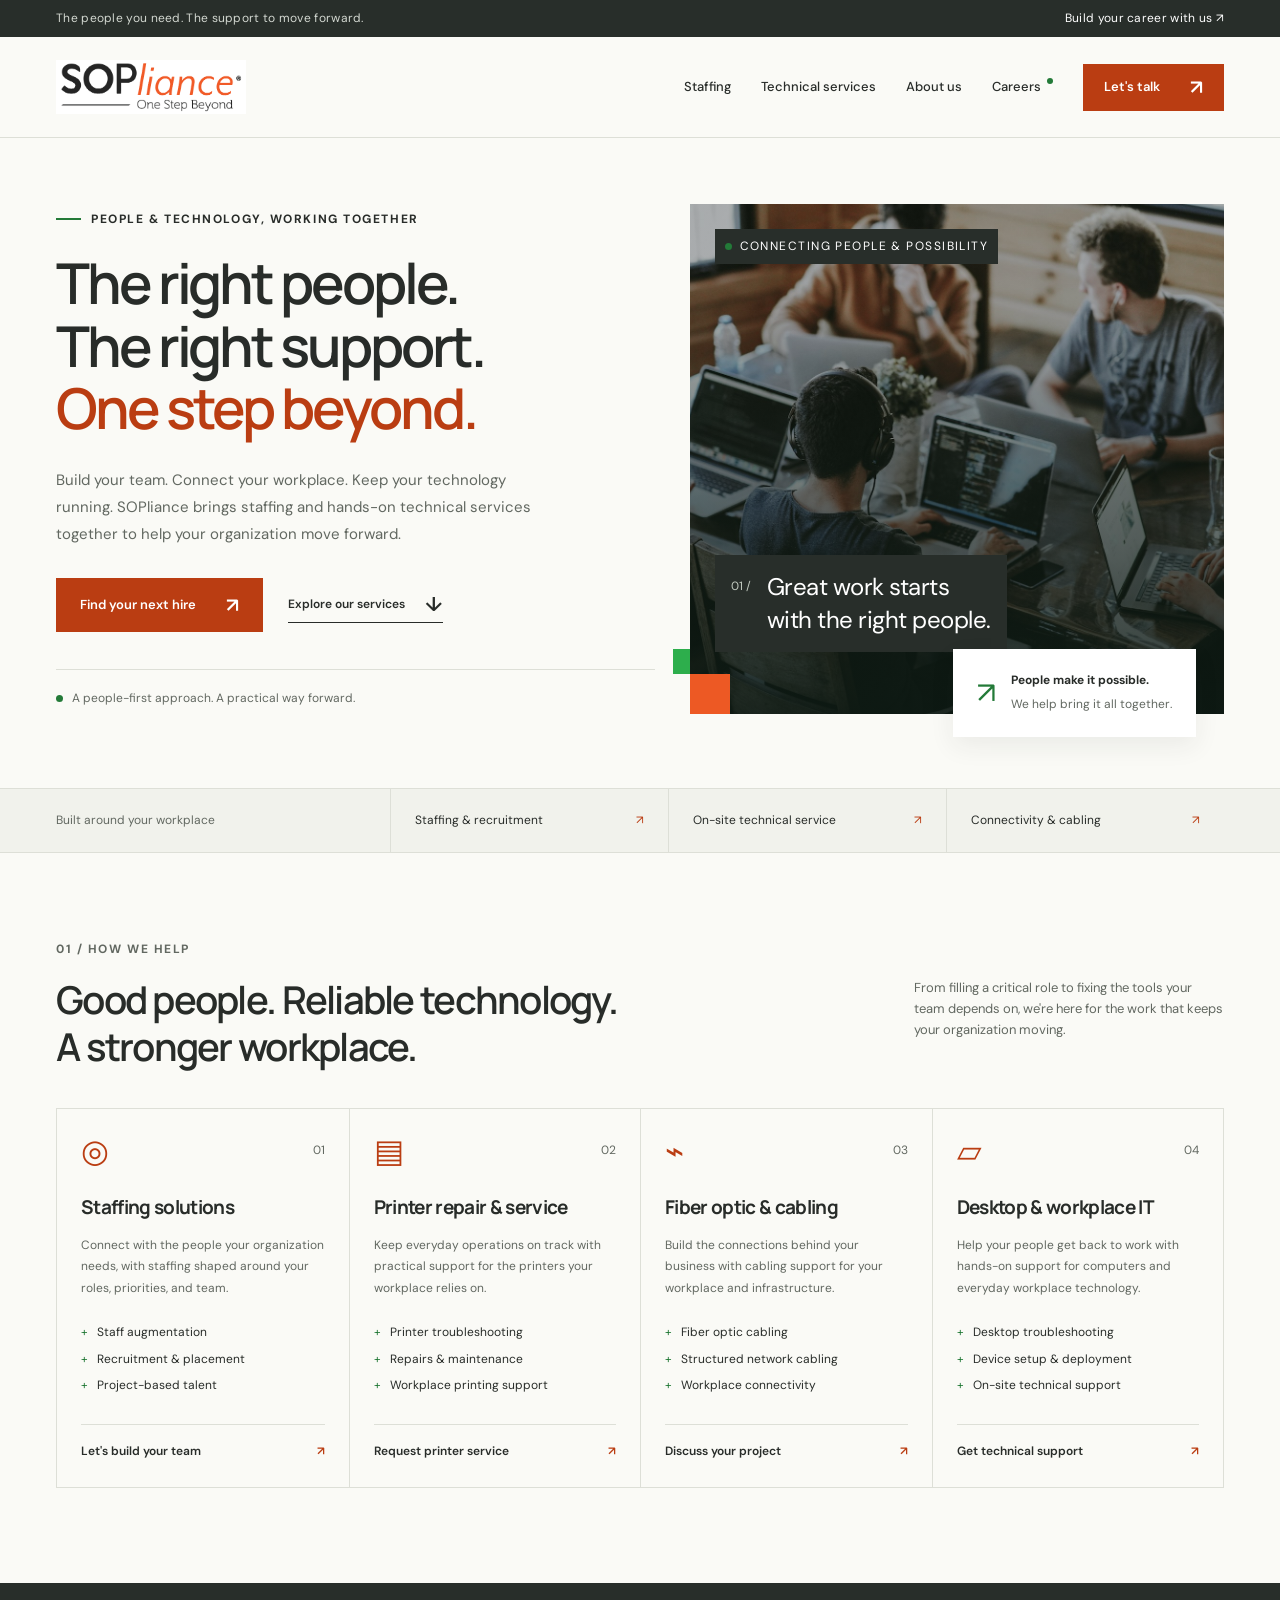
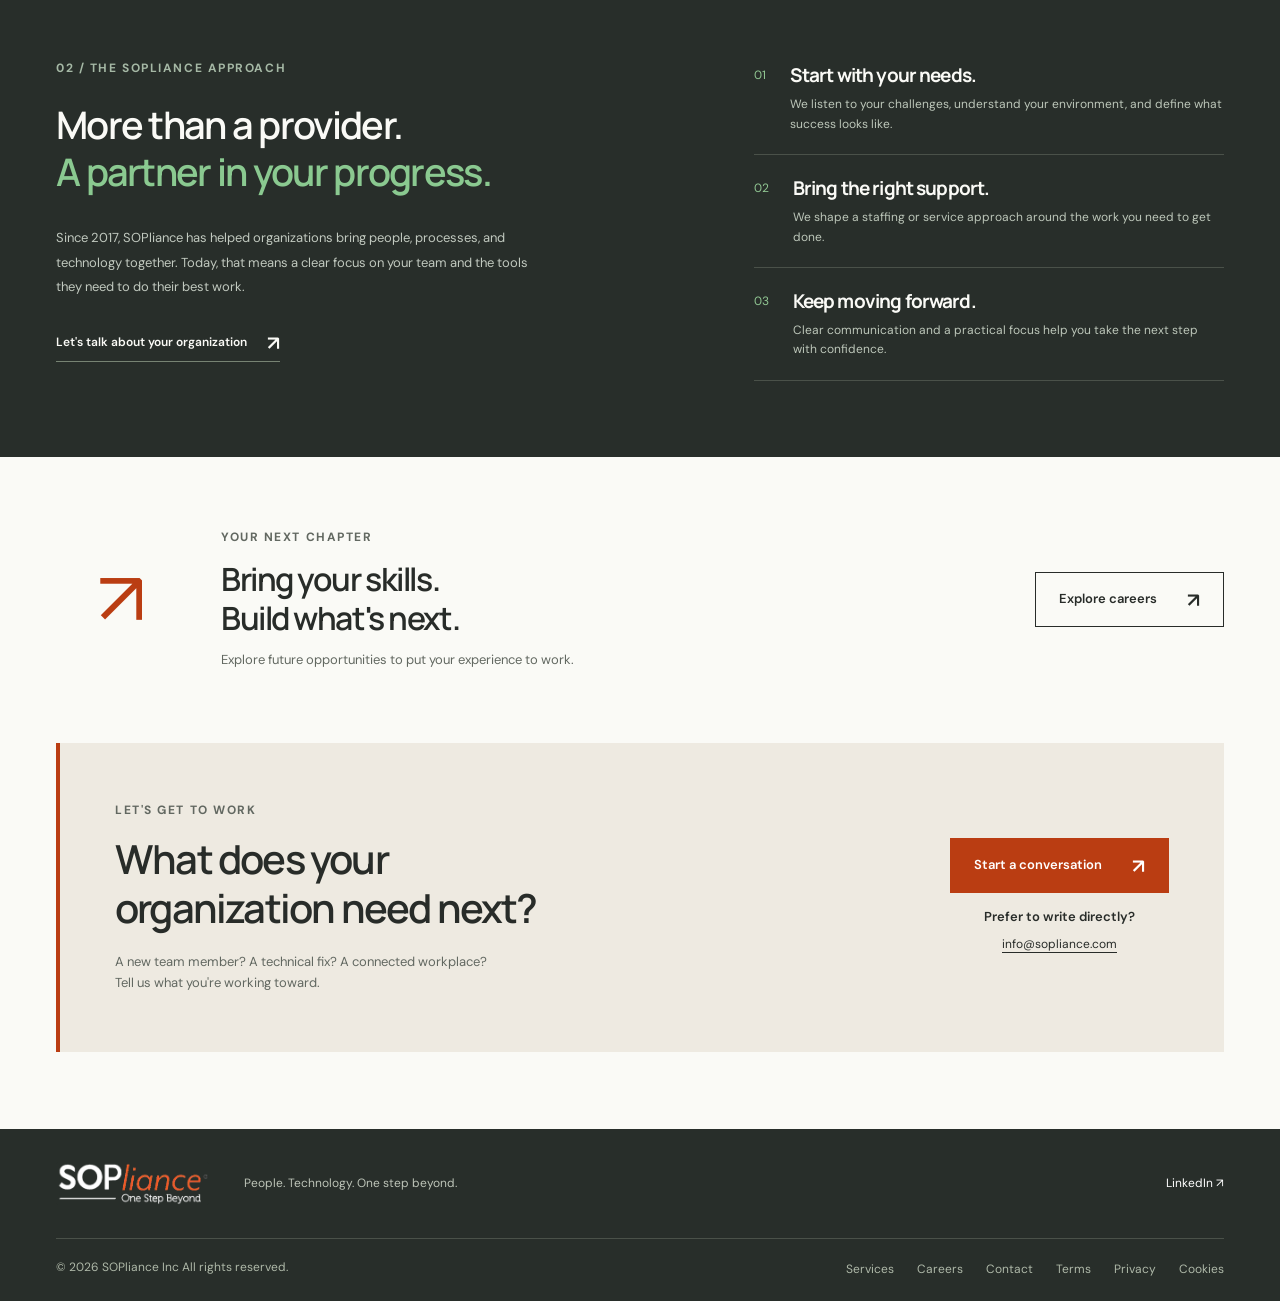
<file: index.html>
<!doctype html>
<html lang="en"><head><meta charset="utf-8"><meta name="viewport" content="width=device-width, initial-scale=1"><meta name="robots" content="noindex, nofollow"><meta name="description" content="SOPliance connects organizations with skilled people and practical technology services. Staffing, printer repair, fiber optic cabling, and desktop support."><title>SOPliance | People. Technology. One step beyond.</title><link rel="stylesheet" href="styles.css"><script src="site.js" defer></script><link rel="icon" type="image/png" href="assets/favicon.png?v=3"></head>
<body><a class="skip" href="#main">Skip to content</a>
<div class="topline"><div class="wrap">The people you need. The support to move forward.<a href="joinus.html">Build your career with us ↗</a></div></div>
<header class="header"><div class="wrap nav"><a class="brand" href="index.html" aria-label="SOPliance home"><img src="assets/logo-header.png" width="214" height="60" alt="SOPliance — One Step Beyond"></a><button class="menu-toggle" aria-expanded="false" aria-controls="navigation">Menu ☰</button><nav id="navigation" aria-label="Main navigation"><a href="#staffing">Staffing</a><a href="#services">Technical services</a><a href="#about">About us</a><a href="joinus.html">Careers <span class="nav-dot" aria-hidden="true"></span></a><a class="button small" href="#contact">Let's talk <span aria-hidden="true">↗</span></a></nav></div></header>
<main id="main"><section class="hero wrap"><div class="hero-copy"><p class="eyebrow"><span class="green-line" aria-hidden="true"></span> PEOPLE & TECHNOLOGY, WORKING TOGETHER</p><h1>The right people.<br>The right support.<br><em>One step beyond.</em></h1><p class="intro">Build your team. Connect your workplace. Keep your technology running. SOPliance brings staffing and hands-on technical services together to help your organization move forward.</p><div class="actions"><a class="button" href="#staffing">Find your next hire <span aria-hidden="true">↗</span></a><a class="text-link" href="#services">Explore our services <span aria-hidden="true">↓</span></a></div><div class="hero-foot"><span class="signal" aria-hidden="true"></span> A people-first approach. A practical way forward.</div></div><div class="hero-visual"><img src="assets/team-collaboration.jpg" alt="Professionals collaborating around a table on a workplace project" fetchpriority="high"><div class="visual-shade"></div><div class="visual-label"><span class="signal" aria-hidden="true"></span> CONNECTING PEOPLE & POSSIBILITY</div><div class="visual-caption"><span>01 /</span><p>Great work starts<br>with the right people.</p></div><div class="floating-note"><span class="note-icon" aria-hidden="true">↗</span><div><strong>People make it possible.</strong><span>We help bring it all together.</span></div></div><div class="corner orange"></div><div class="corner green"></div></div></section>
<div class="service-strip"><div class="wrap"><span>Built around your workplace</span><a href="#staffing">Staffing & recruitment <b aria-hidden="true">↗</b></a><a href="#services">On-site technical service <b aria-hidden="true">↗</b></a><a href="#fiber">Connectivity & cabling <b aria-hidden="true">↗</b></a></div></div>
<section class="section wrap" id="services"><div class="section-head"><div><p class="eyebrow">01 / HOW WE HELP</p><h2>Good people. Reliable technology.<br>A stronger workplace.</h2></div><p>From filling a critical role to fixing the tools your team depends on, we're here for the work that keeps your organization moving.</p></div><div class="service-grid">
<article class="service-card" id="staffing"><div class="card-top"><span class="service-icon" aria-hidden="true">◎</span><span>01</span></div><h3>Staffing solutions</h3><p>Connect with the people your organization needs, with staffing shaped around your roles, priorities, and team.</p><ul><li>Staff augmentation</li><li>Recruitment & placement</li><li>Project-based talent</li></ul><a href="mailto:info@sopliance.com?subject=Staffing%20inquiry">Let's build your team <span aria-hidden="true">↗</span></a></article>
<article class="service-card"><div class="card-top"><span class="service-icon" aria-hidden="true">▤</span><span>02</span></div><h3>Printer repair & service</h3><p>Keep everyday operations on track with practical support for the printers your workplace relies on.</p><ul><li>Printer troubleshooting</li><li>Repairs & maintenance</li><li>Workplace printing support</li></ul><a href="mailto:info@sopliance.com?subject=Printer%20service%20inquiry">Request printer service <span aria-hidden="true">↗</span></a></article>
<article class="service-card" id="fiber"><div class="card-top"><span class="service-icon" aria-hidden="true">⌁</span><span>03</span></div><h3>Fiber optic & cabling</h3><p>Build the connections behind your business with cabling support for your workplace and infrastructure.</p><ul><li>Fiber optic cabling</li><li>Structured network cabling</li><li>Workplace connectivity</li></ul><a href="mailto:info@sopliance.com?subject=Cabling%20project%20inquiry">Discuss your project <span aria-hidden="true">↗</span></a></article>
<article class="service-card"><div class="card-top"><span class="service-icon" aria-hidden="true">▱</span><span>04</span></div><h3>Desktop & workplace IT</h3><p>Help your people get back to work with hands-on support for computers and everyday workplace technology.</p><ul><li>Desktop troubleshooting</li><li>Device setup & deployment</li><li>On-site technical support</li></ul><a href="mailto:info@sopliance.com?subject=Desktop%20support%20inquiry">Get technical support <span aria-hidden="true">↗</span></a></article></div></section>
<section class="about" id="about"><div class="wrap about-grid"><div><p class="eyebrow">02 / THE SOPLIANCE APPROACH</p><h2>More than a provider.<br><em>A partner in your progress.</em></h2><p class="about-intro">Since 2017, SOPliance has helped organizations bring people, processes, and technology together. Today, that means a clear focus on your team and the tools they need to do their best work.</p><a class="text-link light" href="#contact">Let's talk about your organization <span aria-hidden="true">↗</span></a></div><div class="steps"><article><span>01</span><div><h3>Start with your needs.</h3><p>We listen to your challenges, understand your environment, and define what success looks like.</p></div></article><article><span>02</span><div><h3>Bring the right support.</h3><p>We shape a staffing or service approach around the work you need to get done.</p></div></article><article><span>03</span><div><h3>Keep moving forward.</h3><p>Clear communication and a practical focus help you take the next step with confidence.</p></div></article></div></div></section>
<section class="career-band wrap"><div class="career-mark" aria-hidden="true">↗</div><div><p class="eyebrow">YOUR NEXT CHAPTER</p><h2>Bring your skills.<br>Build what's next.</h2><p>Explore future opportunities to put your experience to work.</p></div><a class="button outline" href="joinus.html">Explore careers <span aria-hidden="true">↗</span></a></section>
<section class="contact wrap" id="contact"><div><p class="eyebrow">LET'S GET TO WORK</p><h2>What does your<br>organization need next?</h2><p>A new team member? A technical fix? A connected workplace?<br>Tell us what you're working toward.</p></div><div class="contact-actions"><a class="button" href="mailto:info@sopliance.com?subject=Let%27s%20talk%20about%20SOPliance">Start a conversation <span aria-hidden="true">↗</span></a><div class="direct-contact"><h3>Prefer to write directly?</h3><a class="email" href="mailto:info@sopliance.com">info@sopliance.com</a></div></div></section></main>
<footer><div class="wrap footer-top"><a class="brand" href="index.html"><img src="assets/logo.webp" width="171" height="48" alt="SOPliance — One Step Beyond"></a><p>People. Technology. One step beyond.</p><a href="https://www.linkedin.com/company/sopliance-inc" target="_blank" rel="noopener noreferrer">LinkedIn ↗</a></div><div class="wrap footer-bottom"><span>© <span data-year>2026</span> SOPliance Inc All rights reserved.</span><div><a href="#services">Services</a><a href="joinus.html">Careers</a><a href="mailto:info@sopliance.com">Contact</a><a href="terms.html">Terms</a><a href="privacy.html">Privacy</a><a href="cookies.html">Cookies</a></div></div></footer></body></html>
</file>
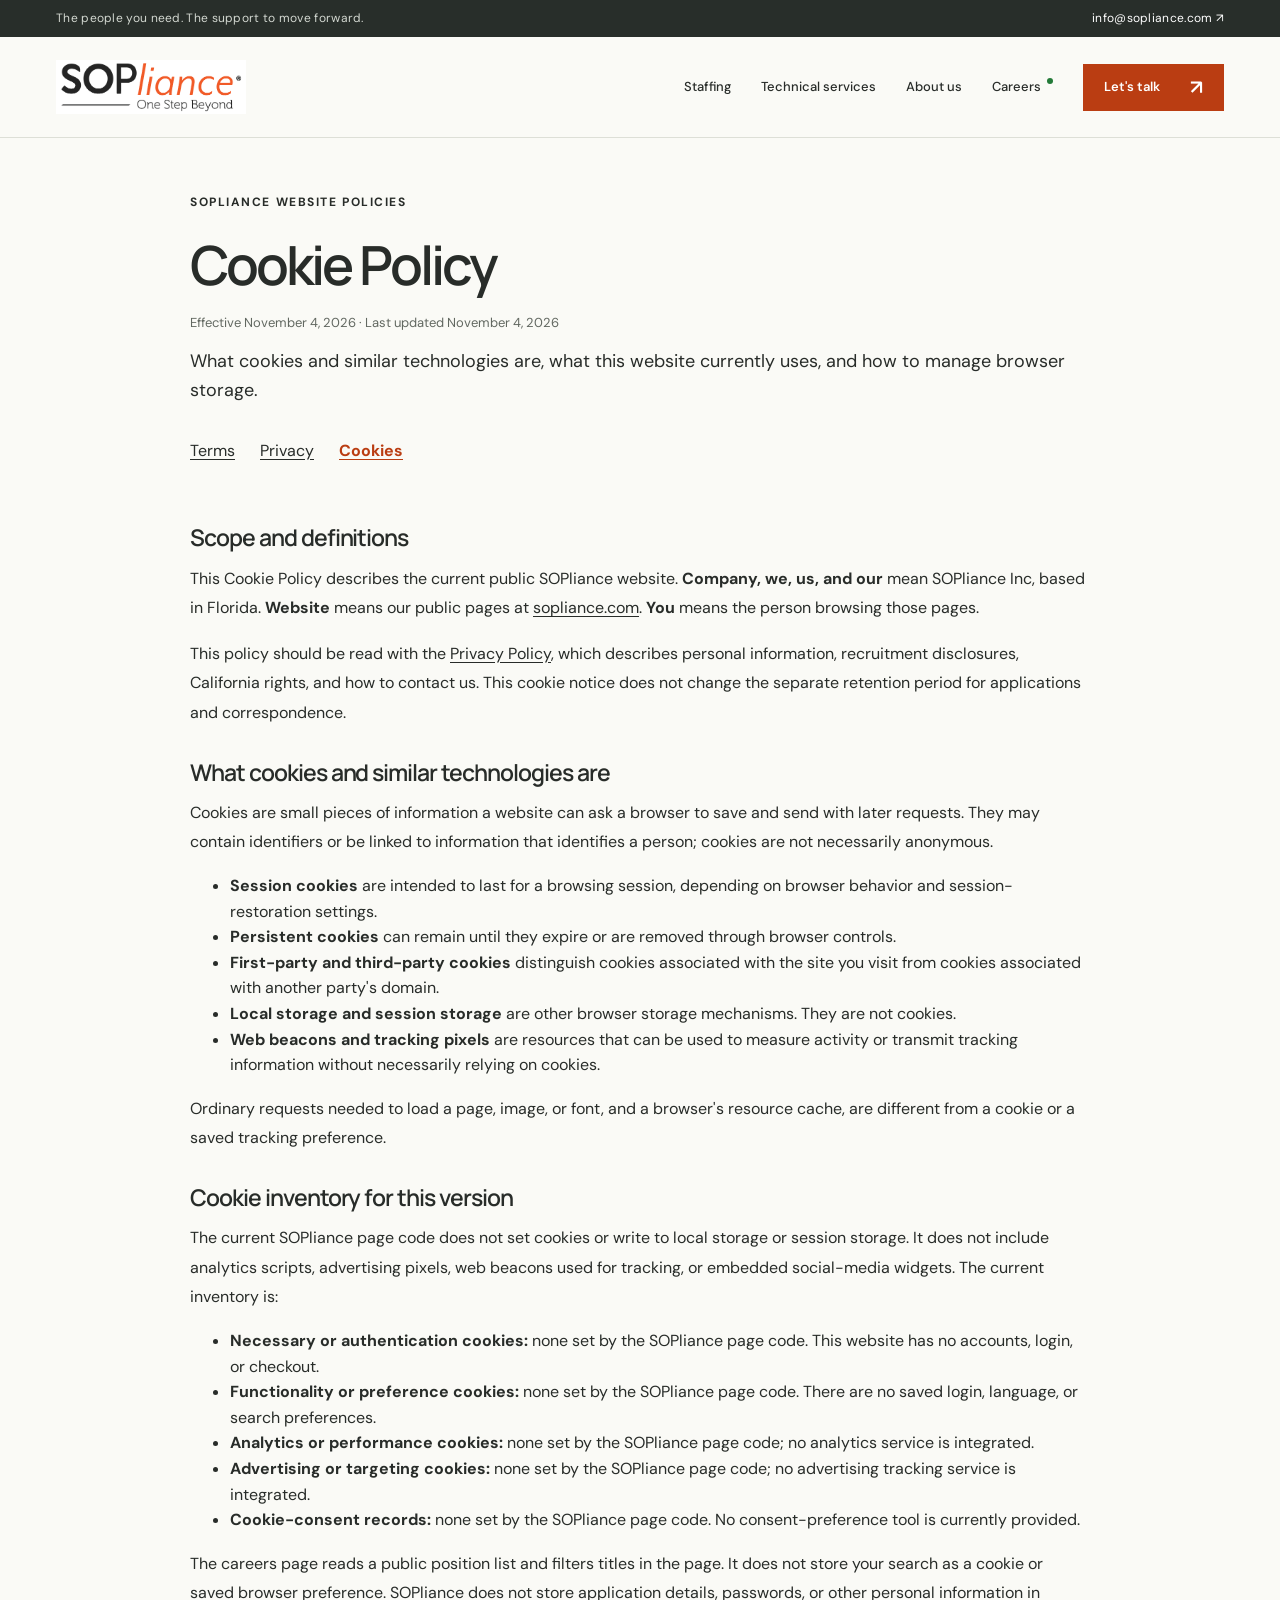
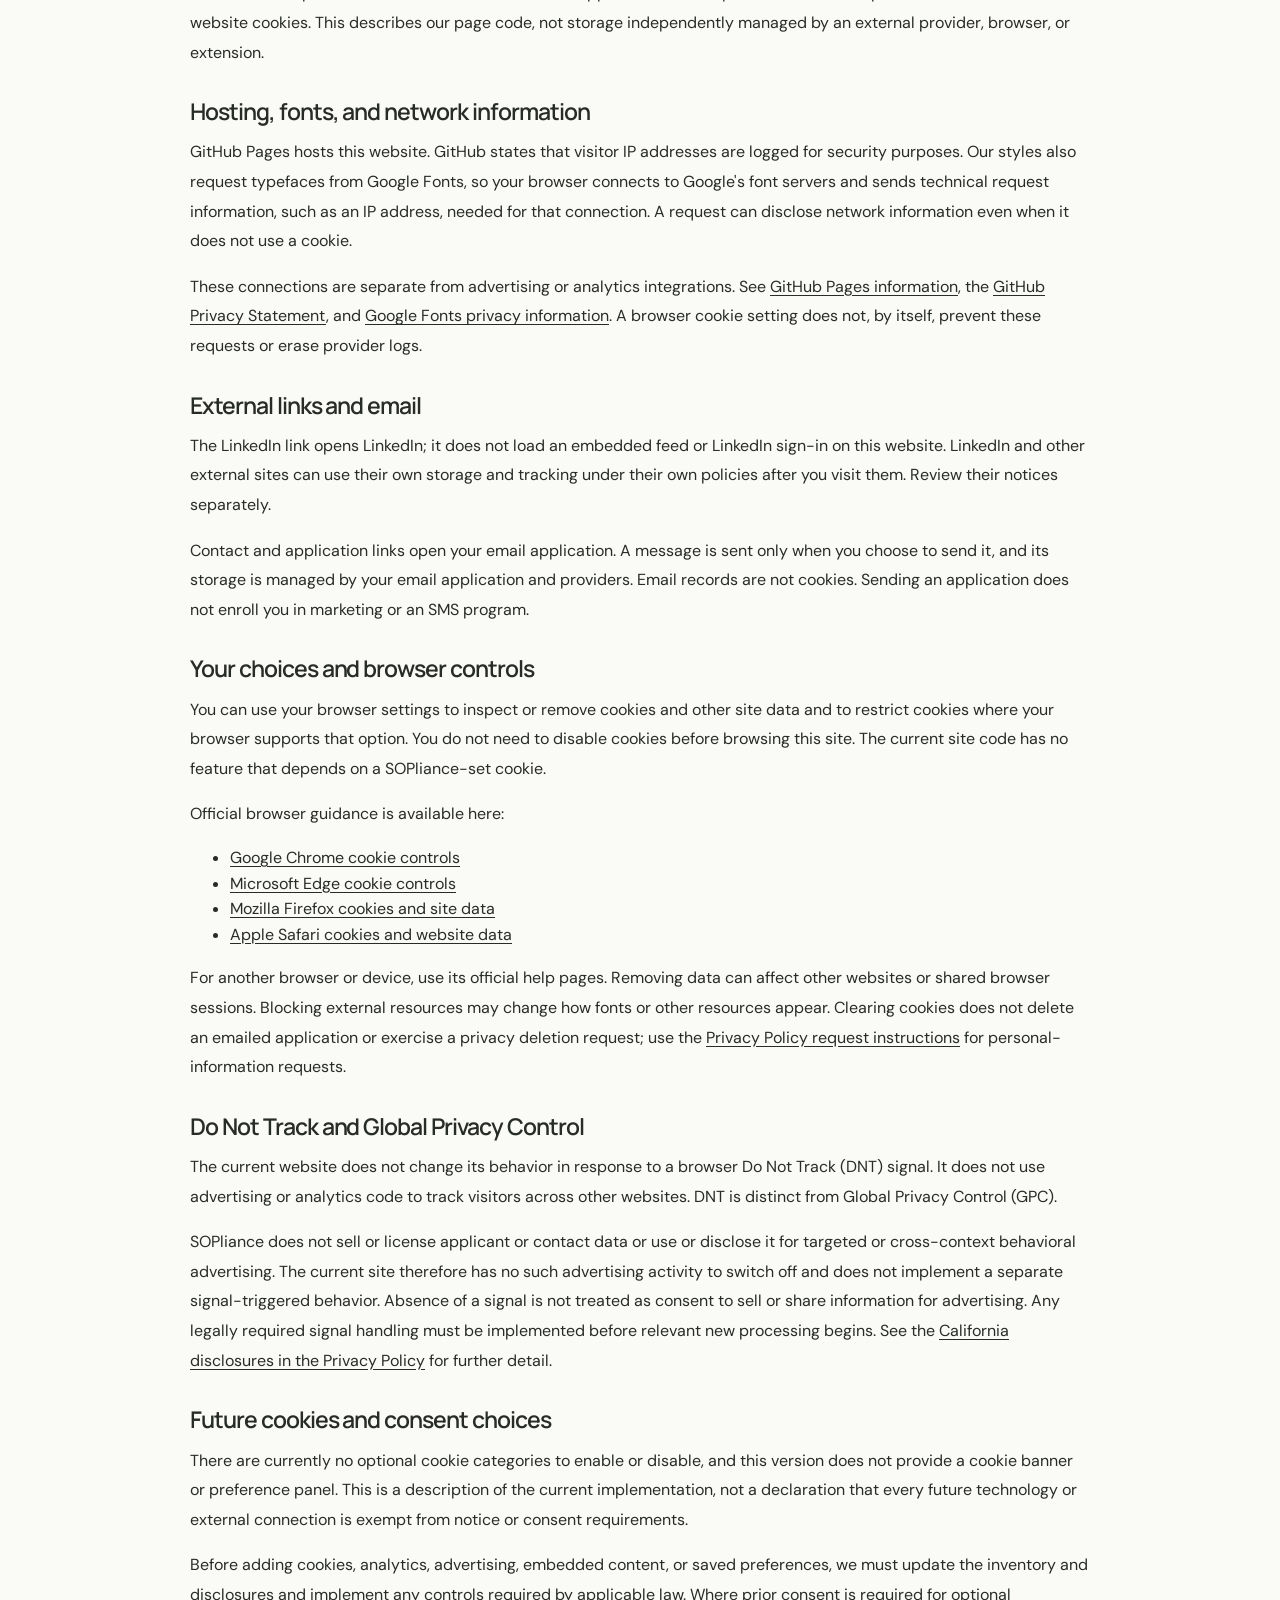
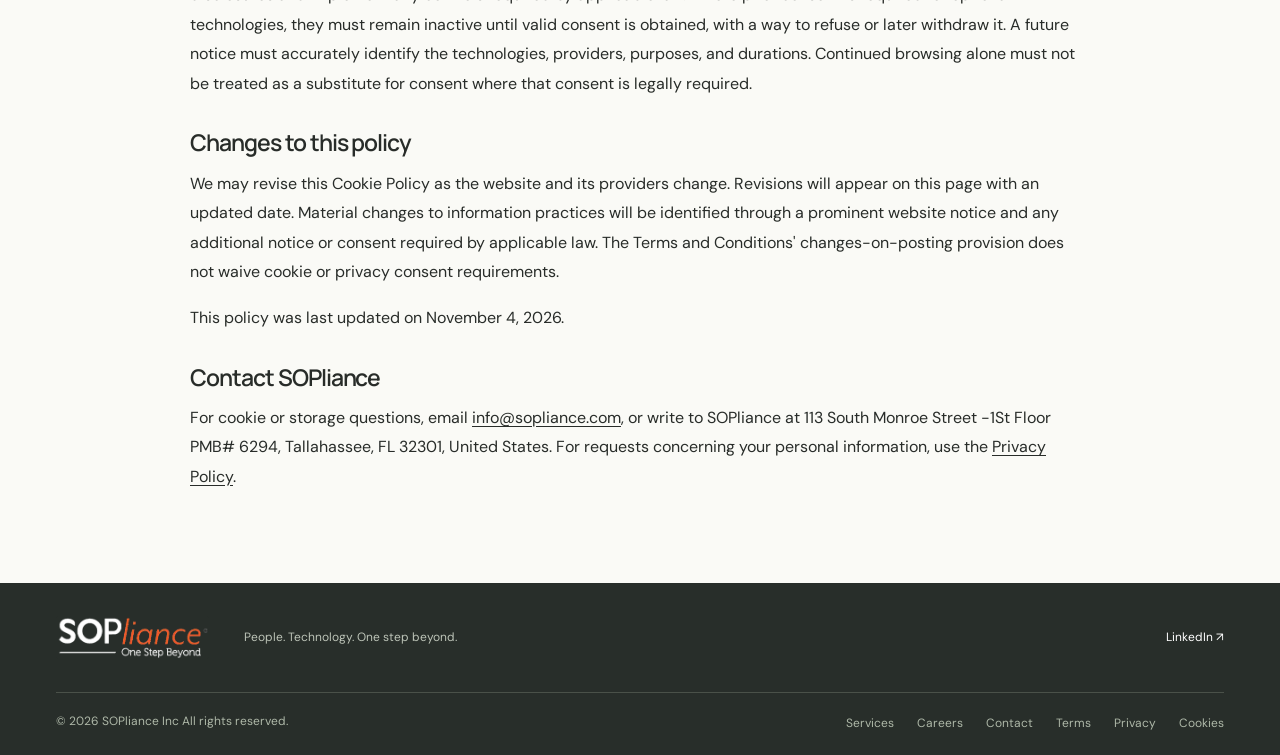
<file: cookies.html>
<!doctype html>
<html lang="en"><head><meta charset="utf-8"><meta name="viewport" content="width=device-width, initial-scale=1"><meta name="robots" content="noindex, nofollow"><meta name="description" content="SOPliance cookie and browser-storage policy, current technology inventory, external connections, and browser privacy controls."><title>Cookie Policy | SOPliance</title><link rel="stylesheet" href="styles.css"><script src="site.js" defer></script><link rel="icon" type="image/png" href="assets/favicon.png?v=3"></head><body><a class="skip" href="#main">Skip to content</a><div class="topline"><div class="wrap">The people you need. The support to move forward.<a href="mailto:info@sopliance.com">info@sopliance.com ↗</a></div></div><header class="header"><div class="wrap nav"><a class="brand" href="index.html" aria-label="SOPliance home"><img src="assets/logo-header.png" width="214" height="60" alt="SOPliance — One Step Beyond"></a><button class="menu-toggle" aria-expanded="false" aria-controls="navigation">Menu ☰</button><nav id="navigation" aria-label="Main navigation"><a href="index.html#staffing">Staffing</a><a href="index.html#services">Technical services</a><a href="index.html#about">About us</a><a href="joinus.html">Careers <span class="nav-dot" aria-hidden="true"></span></a><a class="button small" href="mailto:info@sopliance.com">Let's talk <span aria-hidden="true">↗</span></a></nav></div></header>
<main id="main" class="wrap policy"><p class="eyebrow">SOPLIANCE WEBSITE POLICIES</p><h1>Cookie Policy</h1><p class="policy-date">Effective November 4, 2026 · Last updated November 4, 2026</p><p class="policy-intro">What cookies and similar technologies are, what this website currently uses, and how to manage browser storage.</p><nav class="policy-nav" aria-label="Policies"><a href="terms.html">Terms</a><a href="privacy.html">Privacy</a><a href="cookies.html" aria-current="page">Cookies</a></nav><section id="cookies-section-1"><h2>Scope and definitions</h2><p>This Cookie Policy describes the current public SOPliance website. <strong>Company, we, us, and our</strong> mean SOPliance Inc, based in Florida. <strong>Website</strong> means our public pages at <a href="https://sopliance.com/">sopliance.com</a>. <strong>You</strong> means the person browsing those pages.</p><p>This policy should be read with the <a href="privacy.html">Privacy Policy</a>, which describes personal information, recruitment disclosures, California rights, and how to contact us. This cookie notice does not change the separate retention period for applications and correspondence.</p></section><section id="cookies-section-2"><h2>What cookies and similar technologies are</h2><p>Cookies are small pieces of information a website can ask a browser to save and send with later requests. They may contain identifiers or be linked to information that identifies a person; cookies are not necessarily anonymous.</p><ul><li><strong>Session cookies</strong> are intended to last for a browsing session, depending on browser behavior and session-restoration settings.</li><li><strong>Persistent cookies</strong> can remain until they expire or are removed through browser controls.</li><li><strong>First-party and third-party cookies</strong> distinguish cookies associated with the site you visit from cookies associated with another party's domain.</li><li><strong>Local storage and session storage</strong> are other browser storage mechanisms. They are not cookies.</li><li><strong>Web beacons and tracking pixels</strong> are resources that can be used to measure activity or transmit tracking information without necessarily relying on cookies.</li></ul><p>Ordinary requests needed to load a page, image, or font, and a browser's resource cache, are different from a cookie or a saved tracking preference.</p></section><section id="cookies-section-3"><h2>Cookie inventory for this version</h2><p>The current SOPliance page code does not set cookies or write to local storage or session storage. It does not include analytics scripts, advertising pixels, web beacons used for tracking, or embedded social-media widgets. The current inventory is:</p><ul><li><strong>Necessary or authentication cookies:</strong> none set by the SOPliance page code. This website has no accounts, login, or checkout.</li><li><strong>Functionality or preference cookies:</strong> none set by the SOPliance page code. There are no saved login, language, or search preferences.</li><li><strong>Analytics or performance cookies:</strong> none set by the SOPliance page code; no analytics service is integrated.</li><li><strong>Advertising or targeting cookies:</strong> none set by the SOPliance page code; no advertising tracking service is integrated.</li><li><strong>Cookie-consent records:</strong> none set by the SOPliance page code. No consent-preference tool is currently provided.</li></ul><p>The careers page reads a public position list and filters titles in the page. It does not store your search as a cookie or saved browser preference. SOPliance does not store application details, passwords, or other personal information in website cookies. This describes our page code, not storage independently managed by an external provider, browser, or extension.</p></section><section id="cookies-section-4"><h2>Hosting, fonts, and network information</h2><p>GitHub Pages hosts this website. GitHub states that visitor IP addresses are logged for security purposes. Our styles also request typefaces from Google Fonts, so your browser connects to Google's font servers and sends technical request information, such as an IP address, needed for that connection. A request can disclose network information even when it does not use a cookie.</p><p>These connections are separate from advertising or analytics integrations. See <a href="https://docs.github.com/en/pages/getting-started-with-github-pages/what-is-github-pages">GitHub Pages information</a>, the <a href="https://docs.github.com/en/site-policy/privacy-policies/github-general-privacy-statement">GitHub Privacy Statement</a>, and <a href="https://fonts.googleblog.com/2022/11/your-privacy-and-google-fonts.html">Google Fonts privacy information</a>. A browser cookie setting does not, by itself, prevent these requests or erase provider logs.</p></section><section id="cookies-section-5"><h2>External links and email</h2><p>The LinkedIn link opens LinkedIn; it does not load an embedded feed or LinkedIn sign-in on this website. LinkedIn and other external sites can use their own storage and tracking under their own policies after you visit them. Review their notices separately.</p><p>Contact and application links open your email application. A message is sent only when you choose to send it, and its storage is managed by your email application and providers. Email records are not cookies. Sending an application does not enroll you in marketing or an SMS program.</p></section><section id="cookies-section-6"><h2>Your choices and browser controls</h2><p>You can use your browser settings to inspect or remove cookies and other site data and to restrict cookies where your browser supports that option. You do not need to disable cookies before browsing this site. The current site code has no feature that depends on a SOPliance-set cookie.</p><p>Official browser guidance is available here:</p><ul><li><a href="https://support.google.com/chrome/answer/95647">Google Chrome cookie controls</a></li><li><a href="https://support.microsoft.com/en-us/edge/manage-cookies-in-microsoft-edge-view-allow-block-delete-and-use">Microsoft Edge cookie controls</a></li><li><a href="https://support.mozilla.org/en-US/kb/clear-cookies-and-site-data-firefox">Mozilla Firefox cookies and site data</a></li><li><a href="https://support.apple.com/guide/safari/manage-cookies-and-website-data-sfri11471/mac">Apple Safari cookies and website data</a></li></ul><p>For another browser or device, use its official help pages. Removing data can affect other websites or shared browser sessions. Blocking external resources may change how fonts or other resources appear. Clearing cookies does not delete an emailed application or exercise a privacy deletion request; use the <a href="privacy.html#california-requests">Privacy Policy request instructions</a> for personal-information requests.</p></section><section id="cookies-section-7"><h2>Do Not Track and Global Privacy Control</h2><p>The current website does not change its behavior in response to a browser Do Not Track (DNT) signal. It does not use advertising or analytics code to track visitors across other websites. DNT is distinct from Global Privacy Control (GPC).</p><p>SOPliance does not sell or license applicant or contact data or use or disclose it for targeted or cross-context behavioral advertising. The current site therefore has no such advertising activity to switch off and does not implement a separate signal-triggered behavior. Absence of a signal is not treated as consent to sell or share information for advertising. Any legally required signal handling must be implemented before relevant new processing begins. See the <a href="privacy.html#caloppa">California disclosures in the Privacy Policy</a> for further detail.</p></section><section id="cookies-section-8"><h2>Future cookies and consent choices</h2><p>There are currently no optional cookie categories to enable or disable, and this version does not provide a cookie banner or preference panel. This is a description of the current implementation, not a declaration that every future technology or external connection is exempt from notice or consent requirements.</p><p>Before adding cookies, analytics, advertising, embedded content, or saved preferences, we must update the inventory and disclosures and implement any controls required by applicable law. Where prior consent is required for optional technologies, they must remain inactive until valid consent is obtained, with a way to refuse or later withdraw it. A future notice must accurately identify the technologies, providers, purposes, and durations. Continued browsing alone must not be treated as a substitute for consent where that consent is legally required.</p></section><section id="cookies-section-9"><h2>Changes to this policy</h2><p>We may revise this Cookie Policy as the website and its providers change. Revisions will appear on this page with an updated date. Material changes to information practices will be identified through a prominent website notice and any additional notice or consent required by applicable law. The Terms and Conditions' changes-on-posting provision does not waive cookie or privacy consent requirements.</p><p>This policy was last updated on November 4, 2026.</p></section><section id="cookies-section-10"><h2>Contact SOPliance</h2><p>For cookie or storage questions, email <a href="mailto:info@sopliance.com?subject=Cookie%20policy%20question">info@sopliance.com</a>, or write to SOPliance at 113 South Monroe Street -1St Floor PMB# 6294, Tallahassee, FL 32301, United States. For requests concerning your personal information, use the <a href="privacy.html">Privacy Policy</a>.</p></section></main><footer><div class="wrap footer-top"><a class="brand" href="index.html"><img src="assets/logo.webp" width="171" height="48" alt="SOPliance — One Step Beyond"></a><p>People. Technology. One step beyond.</p><a href="https://www.linkedin.com/company/sopliance-inc" target="_blank" rel="noopener noreferrer">LinkedIn ↗</a></div><div class="wrap footer-bottom"><span>© <span data-year>2026</span> SOPliance Inc All rights reserved.</span><div><a href="index.html#services">Services</a><a href="joinus.html">Careers</a><a href="mailto:info@sopliance.com">Contact</a><a href="terms.html">Terms</a><a href="privacy.html">Privacy</a><a href="cookies.html">Cookies</a></div></div></footer></body></html>
</file>
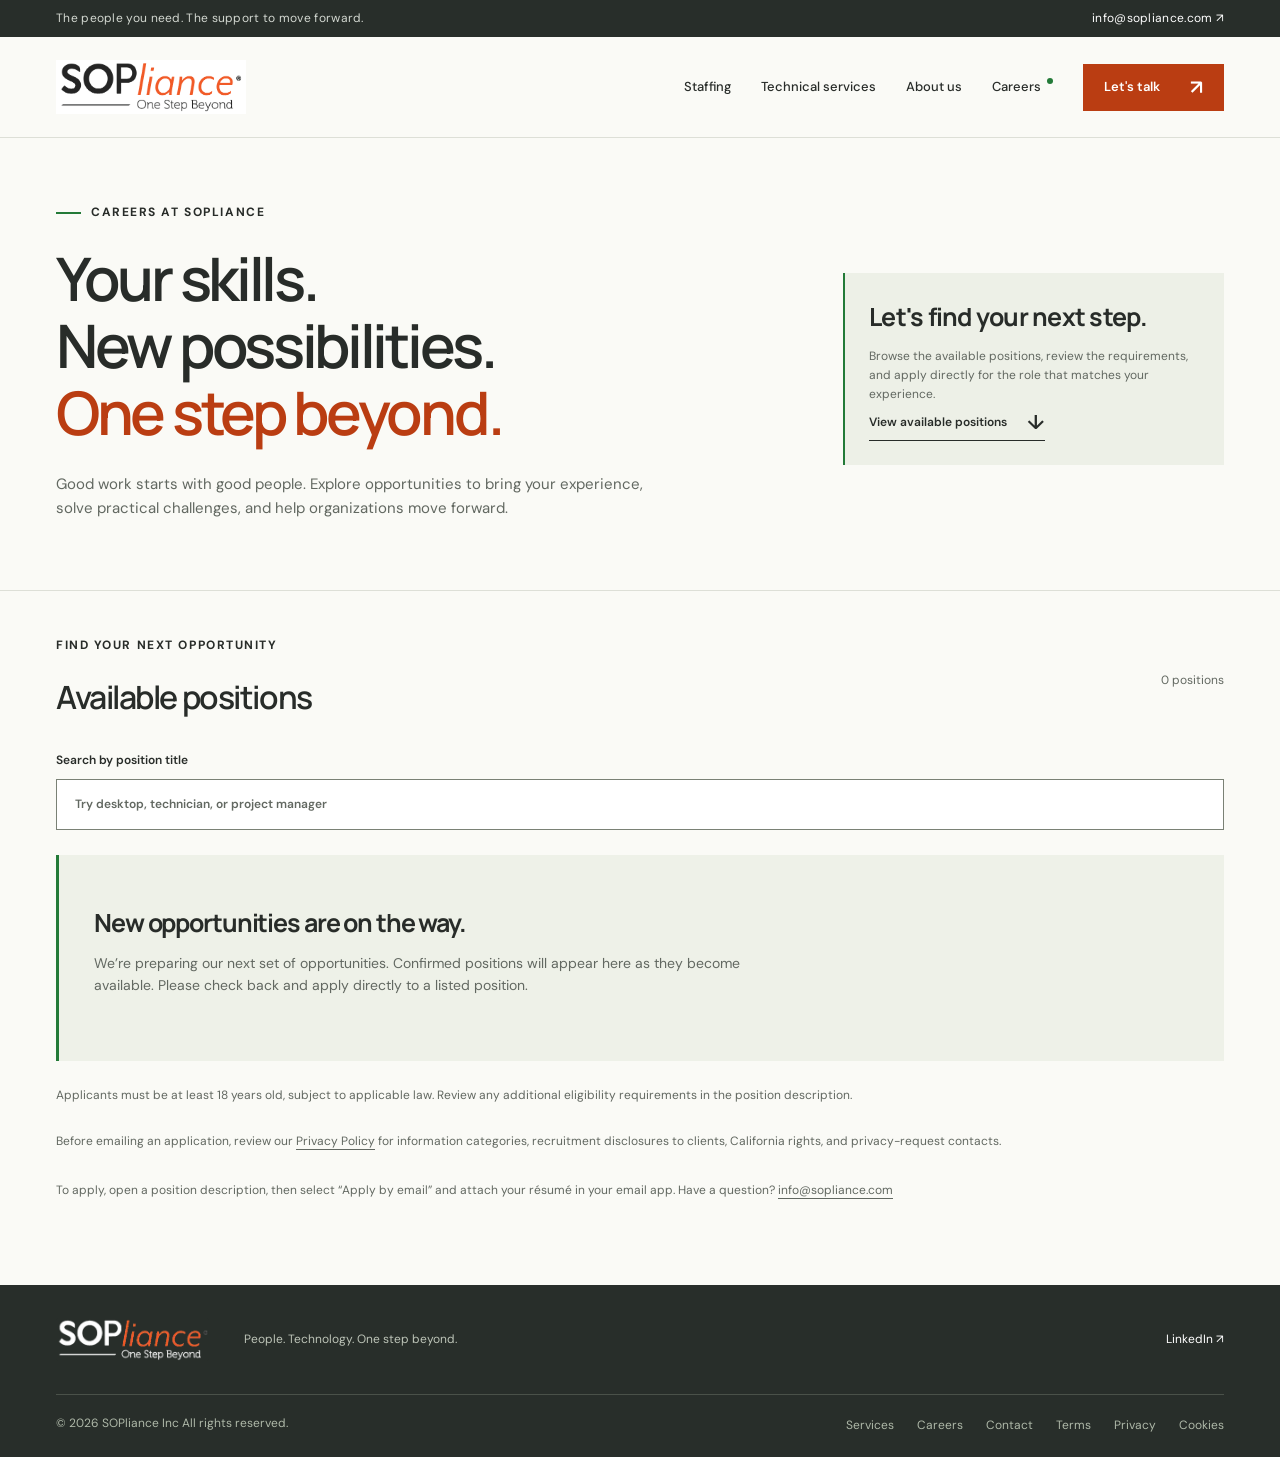
<file: joinus.html>
<!doctype html>
<html lang="en"><head><meta charset="utf-8"><meta name="viewport" content="width=device-width, initial-scale=1"><meta name="robots" content="noindex, nofollow"><meta name="description" content="Explore opportunities with SOPliance. Find your next role in staffing, technology, and workplace services."><title>Careers | SOPliance</title><link rel="stylesheet" href="styles.css"><script src="site.js" defer></script><link rel="icon" type="image/png" href="assets/favicon.png?v=3"></head>
<body><a class="skip" href="#main">Skip to content</a><div class="topline"><div class="wrap">The people you need. The support to move forward.<a href="mailto:info@sopliance.com">info@sopliance.com ↗</a></div></div><header class="header"><div class="wrap nav"><a class="brand" href="index.html" aria-label="SOPliance home"><img src="assets/logo-header.png" width="214" height="60" alt="SOPliance — One Step Beyond"></a><button class="menu-toggle" aria-expanded="false" aria-controls="navigation">Menu ☰</button><nav id="navigation" aria-label="Main navigation"><a href="index.html#staffing">Staffing</a><a href="index.html#services">Technical services</a><a href="index.html#about">About us</a><a href="joinus.html" aria-current="page">Careers <span class="nav-dot" aria-hidden="true"></span></a><a class="button small" href="mailto:info@sopliance.com">Let's talk <span aria-hidden="true">↗</span></a></nav></div></header>
<main id="main"><section class="wrap careers-hero"><div><p class="eyebrow"><span class="green-line" aria-hidden="true"></span> CAREERS AT SOPLIANCE</p><h1>Your skills.<br>New possibilities.<br><em>One step beyond.</em></h1><p>Good work starts with good people. Explore opportunities to bring your experience, solve practical challenges, and help organizations move forward.</p></div><aside class="career-aside"><strong>Let's find your next step.</strong><p>Browse the available positions, review the requirements, and apply directly for the role that matches your experience.</p><a class="text-link" href="#positions">View available positions <span aria-hidden="true">↓</span></a></aside></section>
<section class="jobs-section" id="positions"><div class="wrap"><div class="jobs-heading"><div><p class="eyebrow">FIND YOUR NEXT OPPORTUNITY</p><h2>Available positions</h2></div><span class="jobs-count" id="jobs-count" aria-live="polite">Checking opportunities…</span></div><label class="job-search" for="job-search">Search by position title<input id="job-search" type="search" placeholder="Try desktop, technician, or project manager" disabled></label><div id="jobs-list" aria-live="polite"><p class="status-message">Loading available positions…</p></div><noscript><p>Enable JavaScript to view the position list, or email <a href="mailto:info@sopliance.com">info@sopliance.com</a> for available opportunities.</p></noscript><p class="job-help">Applicants must be at least 18 years old, subject to applicable law. Review any additional eligibility requirements in the position description.</p><p class="job-help">Before emailing an application, review our <a class="email" href="privacy.html">Privacy Policy</a> for information categories, recruitment disclosures to clients, California rights, and privacy-request contacts.</p><p class="job-help">To apply, open a position description, then select “Apply by email” and attach your résumé in your email app. Have a question? <a class="email" href="mailto:info@sopliance.com">info@sopliance.com</a></p></div></section>
</main>
<footer><div class="wrap footer-top"><a class="brand" href="index.html"><img src="assets/logo.webp" width="171" height="48" alt="SOPliance — One Step Beyond"></a><p>People. Technology. One step beyond.</p><a href="https://www.linkedin.com/company/sopliance-inc" target="_blank" rel="noopener noreferrer">LinkedIn ↗</a></div><div class="wrap footer-bottom"><span>© <span data-year>2026</span> SOPliance Inc All rights reserved.</span><div><a href="index.html#services">Services</a><a href="joinus.html" aria-current="page">Careers</a><a href="mailto:info@sopliance.com">Contact</a><a href="terms.html">Terms</a><a href="privacy.html">Privacy</a><a href="cookies.html">Cookies</a></div></div></footer></body></html>
</file>
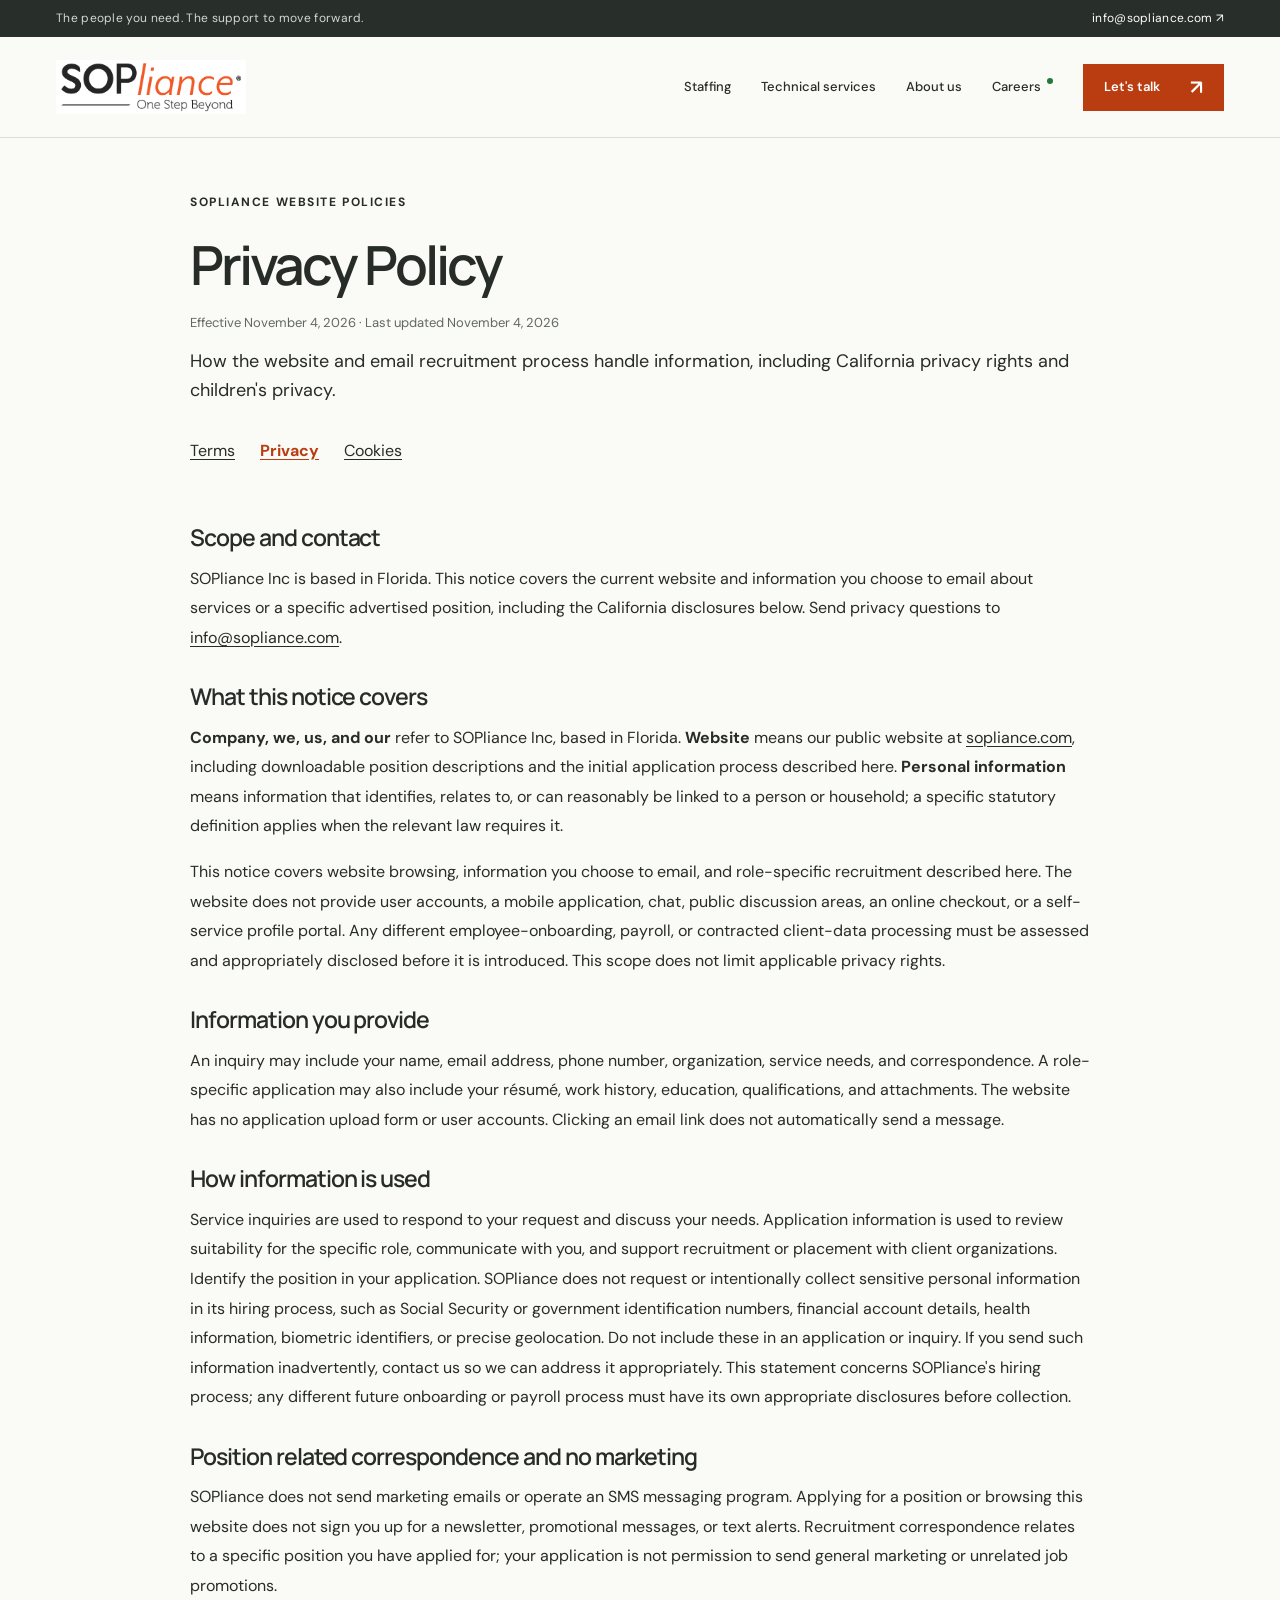
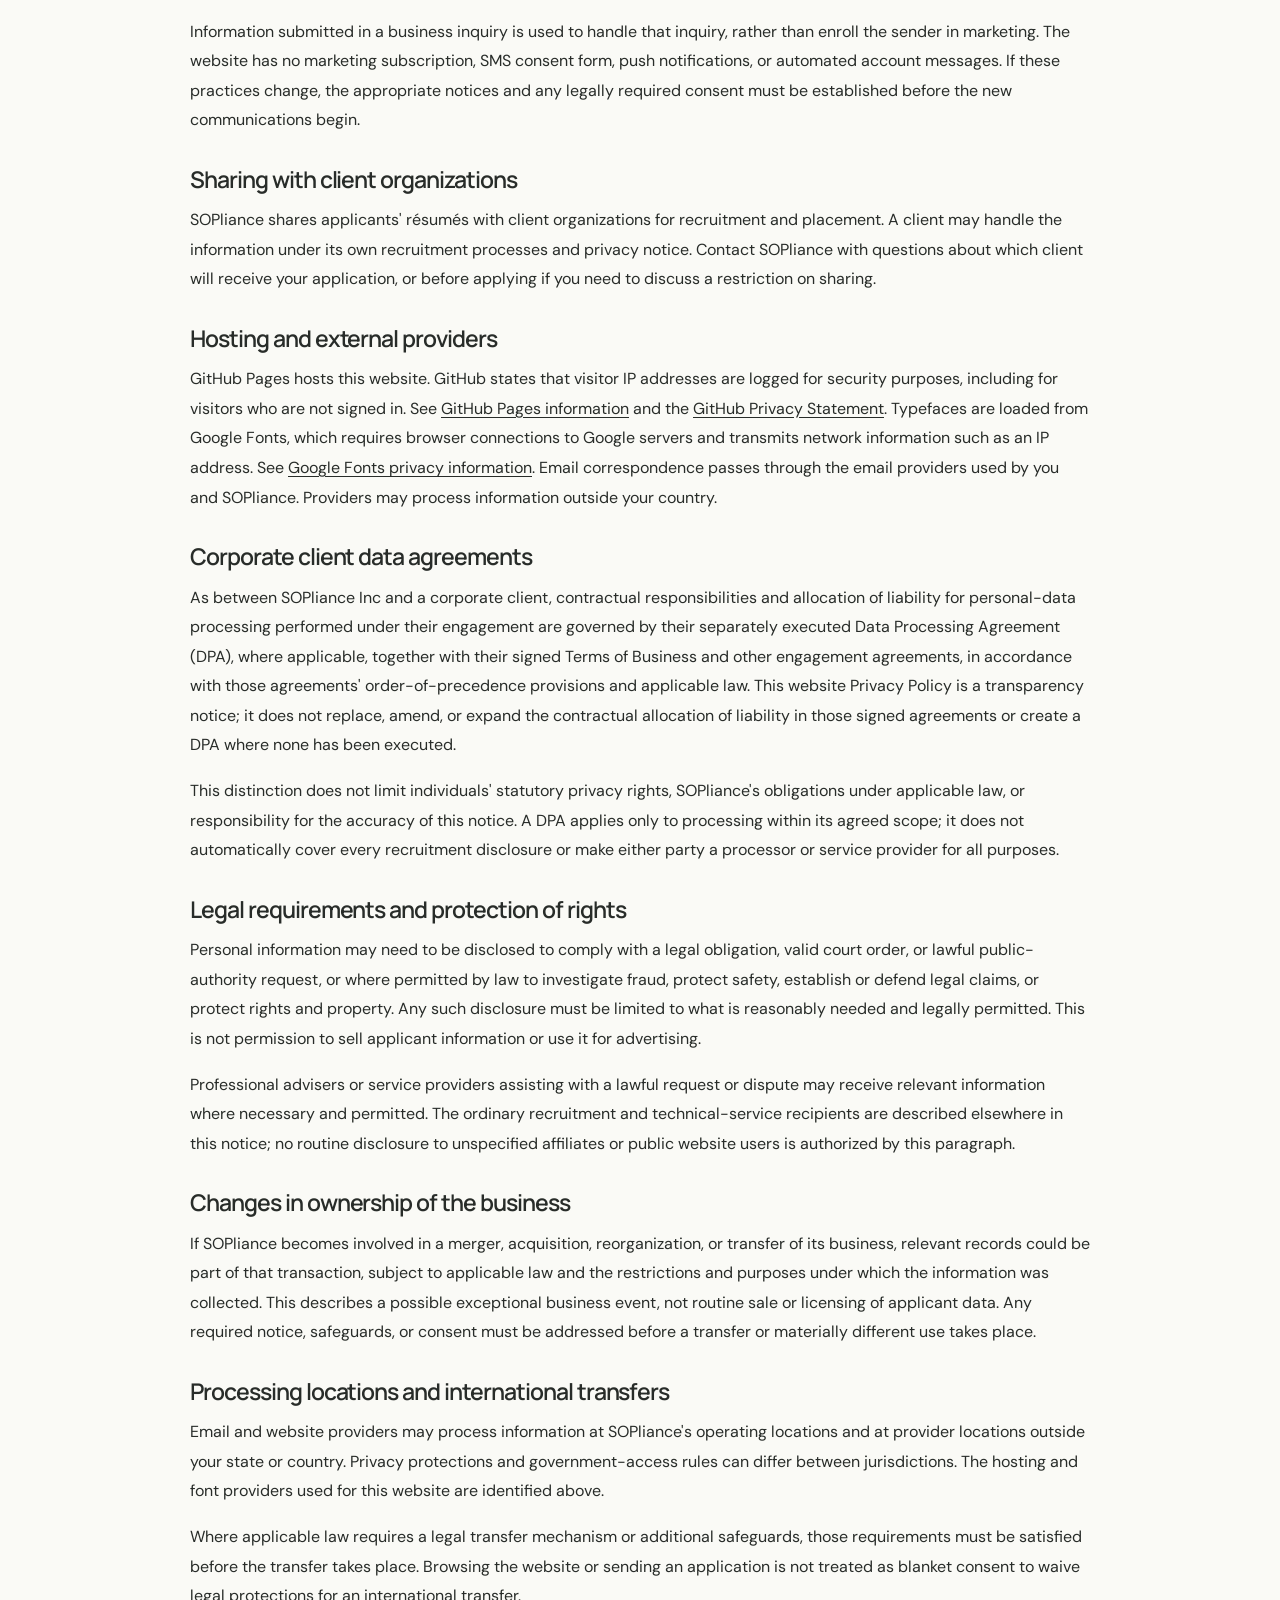
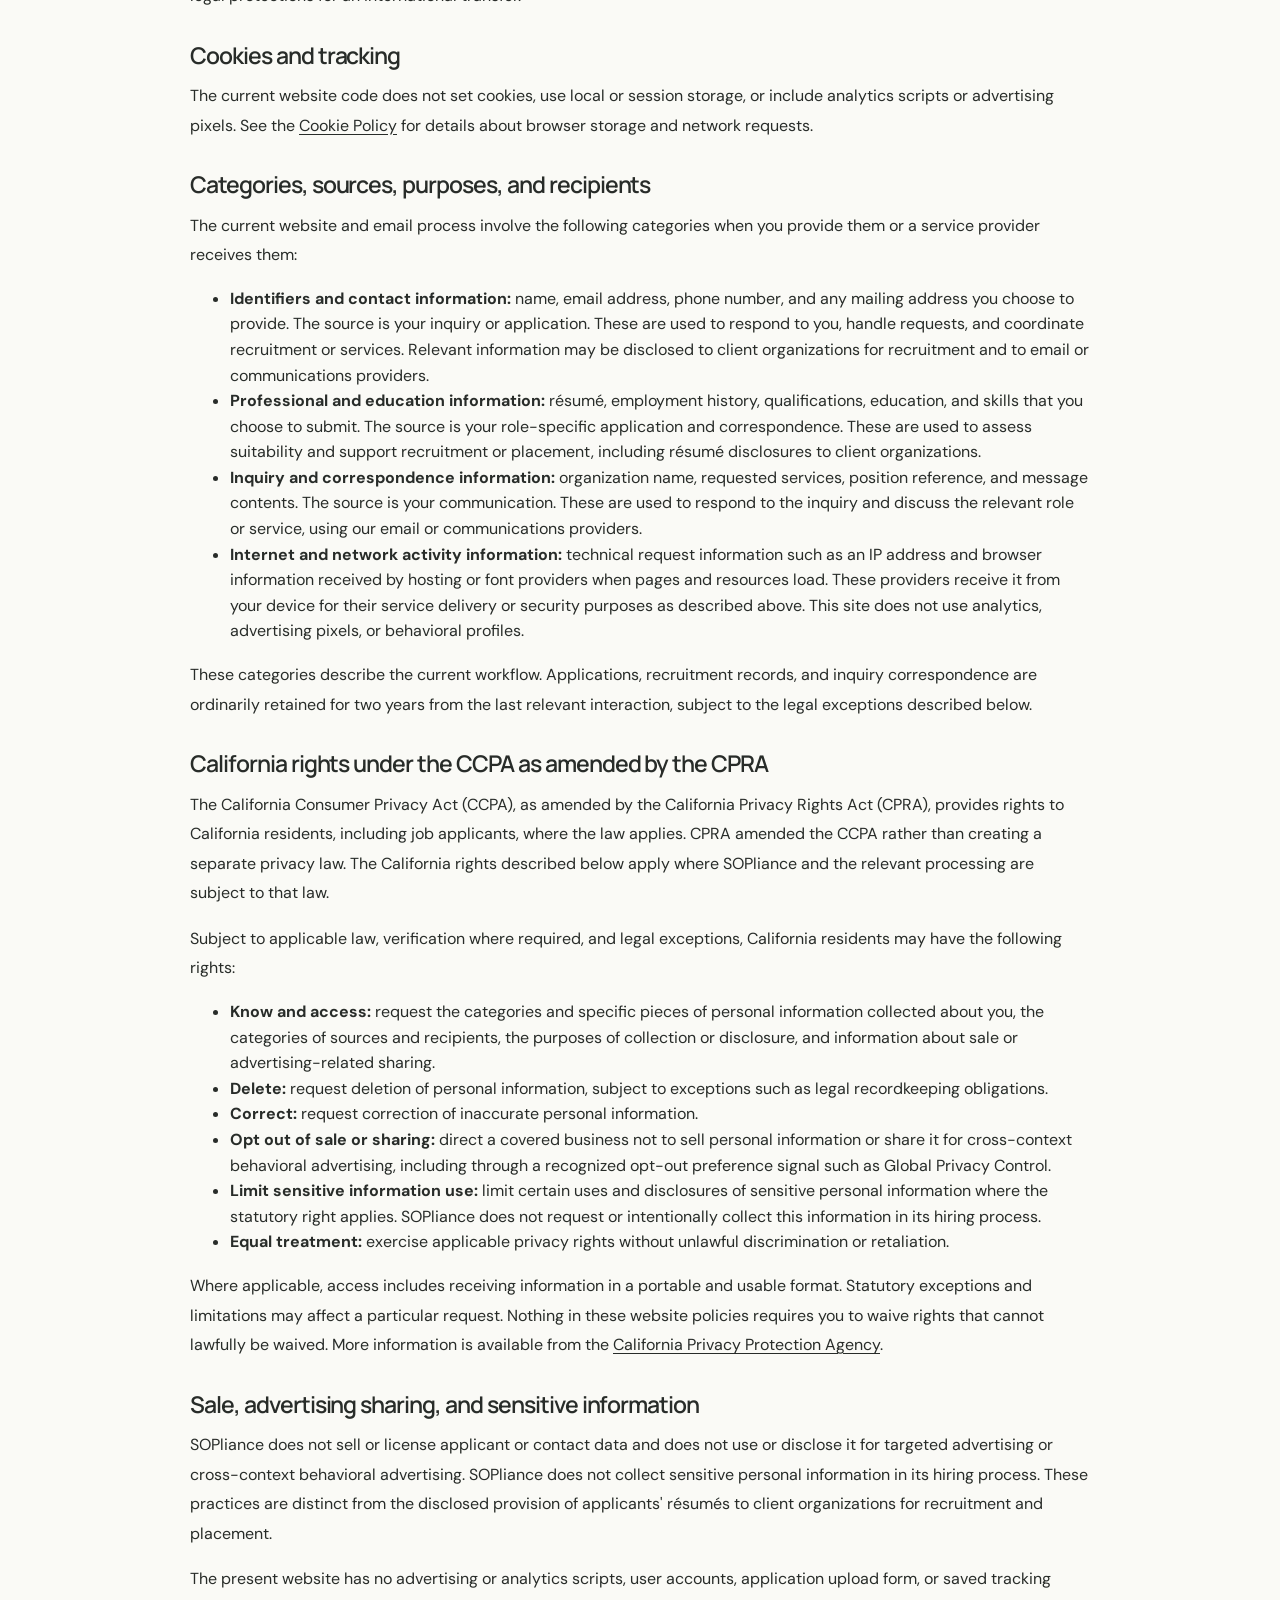
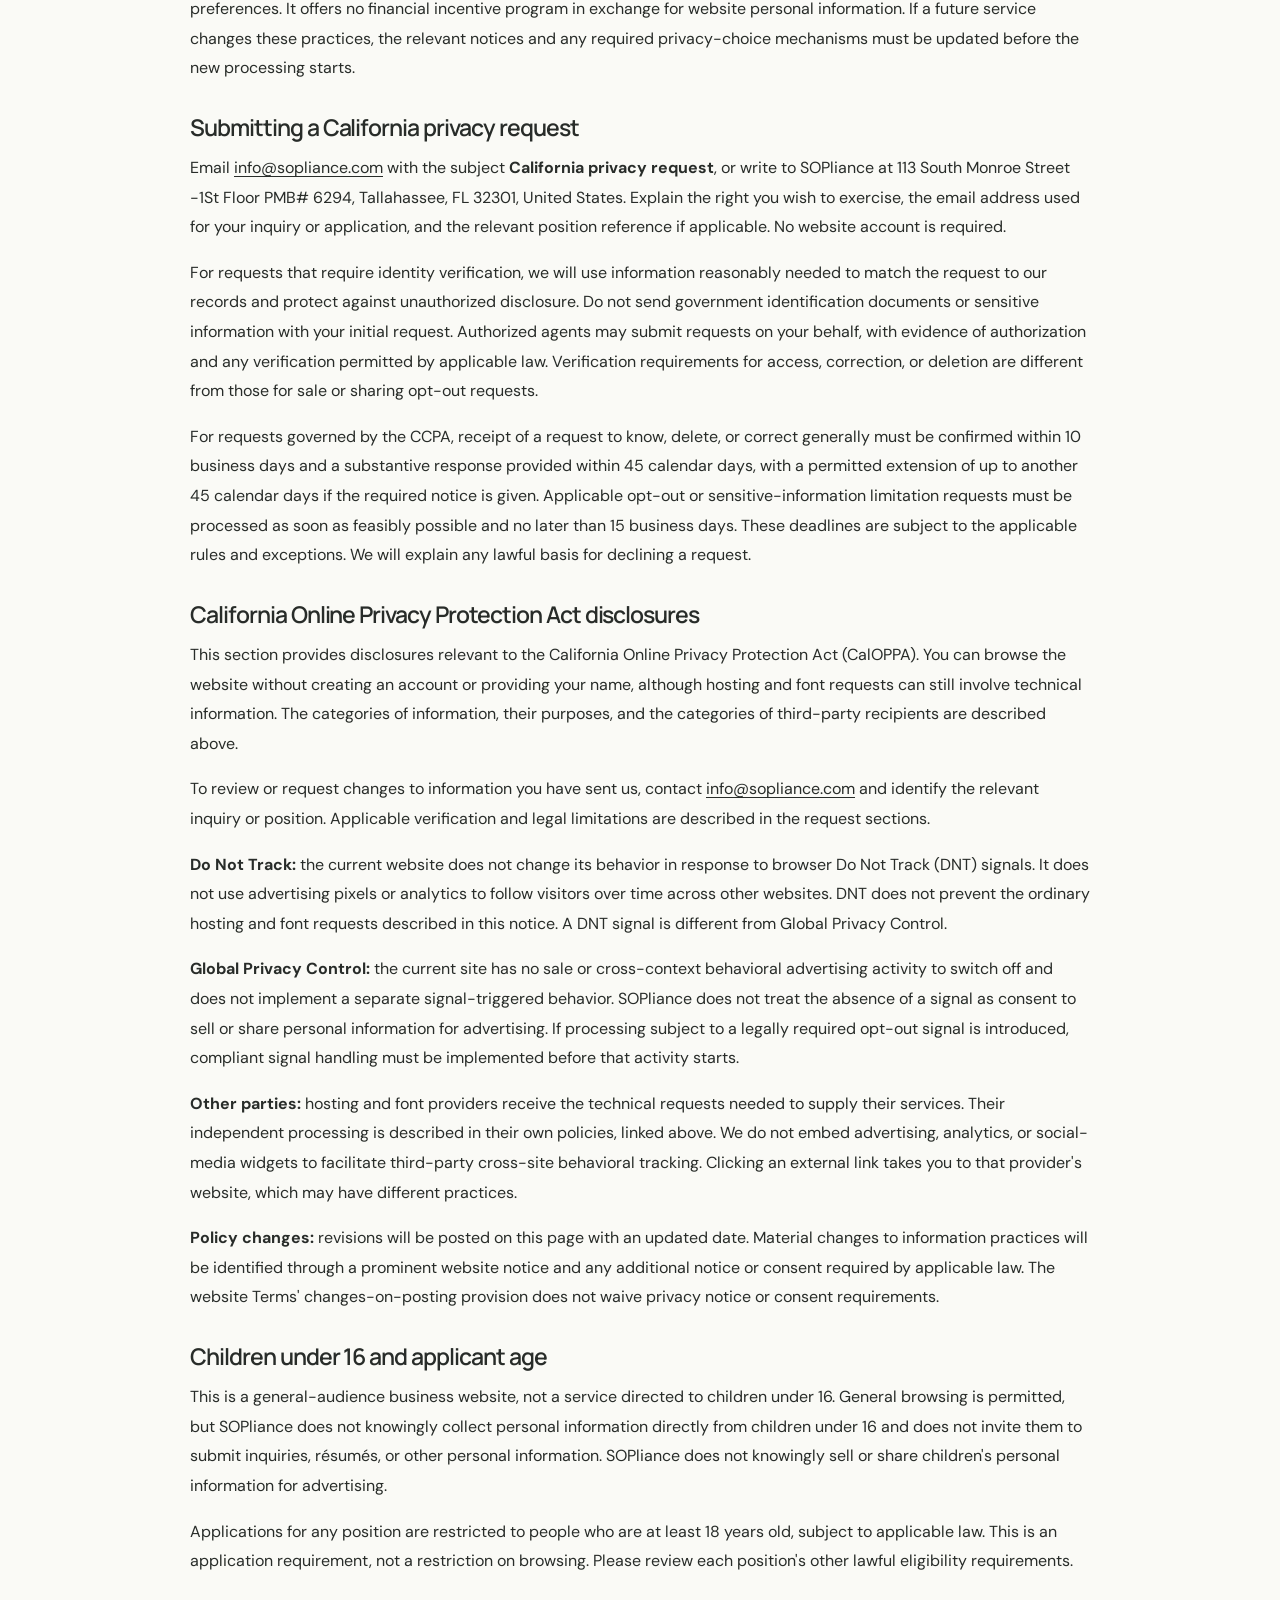
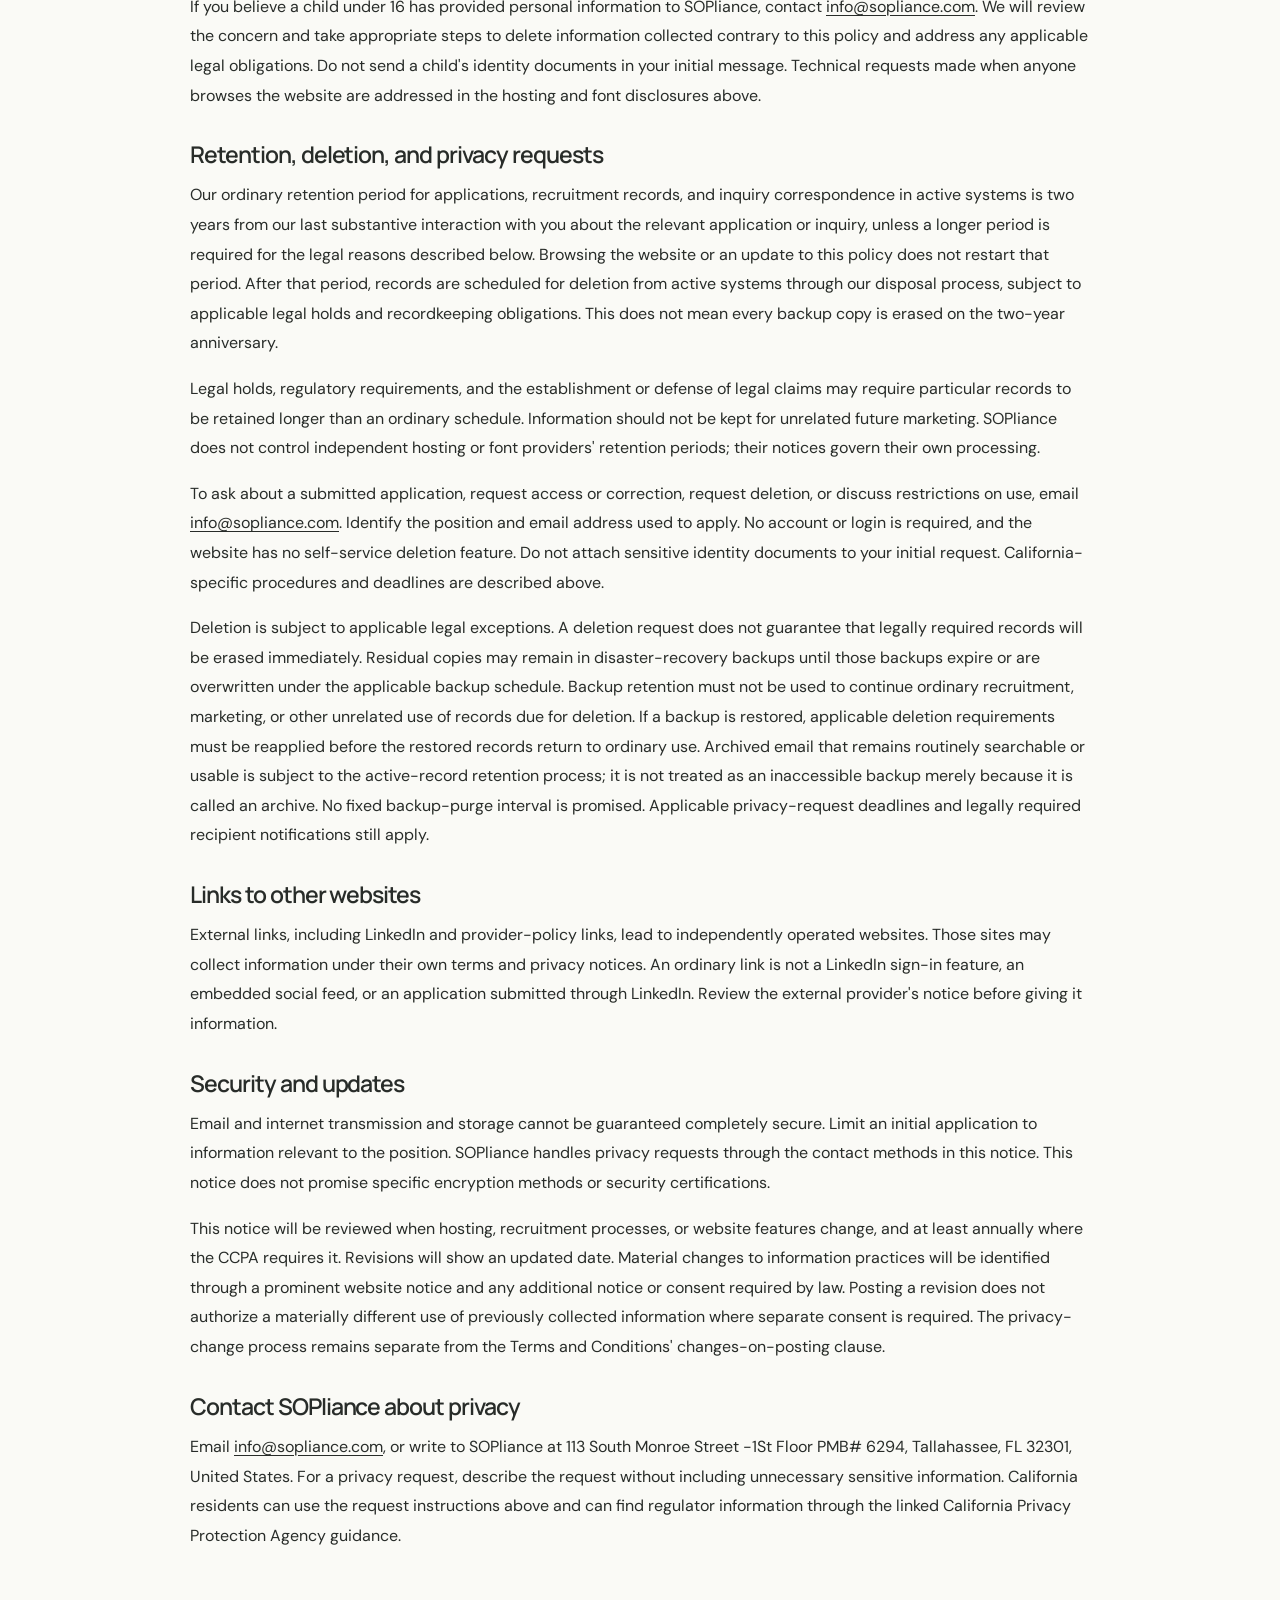
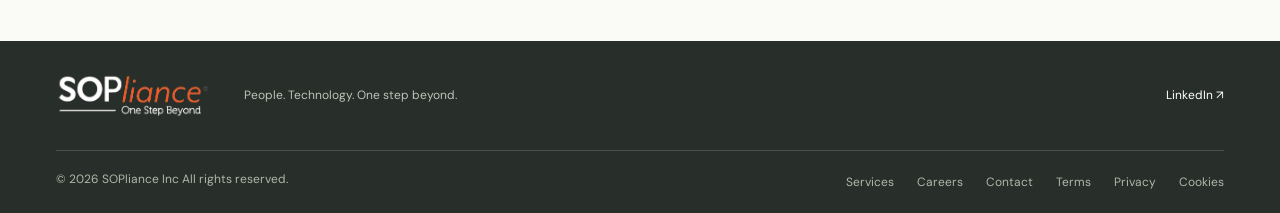
<file: privacy.html>
<!doctype html>
<html lang="en"><head><meta charset="utf-8"><meta name="viewport" content="width=device-width, initial-scale=1"><meta name="robots" content="noindex, nofollow"><meta name="description" content="How the website and email recruitment process handle information, including California privacy rights and children's privacy."><title>Privacy Policy | SOPliance</title><link rel="stylesheet" href="styles.css"><script src="site.js" defer></script><link rel="icon" type="image/png" href="assets/favicon.png?v=3"></head><body><a class="skip" href="#main">Skip to content</a><div class="topline"><div class="wrap">The people you need. The support to move forward.<a href="mailto:info@sopliance.com">info@sopliance.com ↗</a></div></div><header class="header"><div class="wrap nav"><a class="brand" href="index.html" aria-label="SOPliance home"><img src="assets/logo-header.png" width="214" height="60" alt="SOPliance — One Step Beyond"></a><button class="menu-toggle" aria-expanded="false" aria-controls="navigation">Menu ☰</button><nav id="navigation" aria-label="Main navigation"><a href="index.html#staffing">Staffing</a><a href="index.html#services">Technical services</a><a href="index.html#about">About us</a><a href="joinus.html">Careers <span class="nav-dot" aria-hidden="true"></span></a><a class="button small" href="mailto:info@sopliance.com">Let's talk <span aria-hidden="true">↗</span></a></nav></div></header>
<main id="main" class="wrap policy"><p class="eyebrow">SOPLIANCE WEBSITE POLICIES</p><h1>Privacy Policy</h1><p class="policy-date">Effective November 4, 2026 · Last updated November 4, 2026</p><p class="policy-intro">How the website and email recruitment process handle information, including California privacy rights and children's privacy.</p><nav class="policy-nav" aria-label="Policies"><a href="terms.html">Terms</a><a href="privacy.html" aria-current="page">Privacy</a><a href="cookies.html">Cookies</a></nav><section><h2>Scope and contact</h2><p>SOPliance Inc is based in Florida. This notice covers the current website and information you choose to email about services or a specific advertised position, including the California disclosures below. Send privacy questions to <a href="mailto:info@sopliance.com?subject=Privacy%20question">info@sopliance.com</a>.</p></section><section id="definitions"><h2>What this notice covers</h2><p><strong>Company, we, us, and our</strong> refer to SOPliance Inc, based in Florida. <strong>Website</strong> means our public website at <a href="https://sopliance.com/">sopliance.com</a>, including downloadable position descriptions and the initial application process described here. <strong>Personal information</strong> means information that identifies, relates to, or can reasonably be linked to a person or household; a specific statutory definition applies when the relevant law requires it.</p><p>This notice covers website browsing, information you choose to email, and role-specific recruitment described here. The website does not provide user accounts, a mobile application, chat, public discussion areas, an online checkout, or a self-service profile portal. Any different employee-onboarding, payroll, or contracted client-data processing must be assessed and appropriately disclosed before it is introduced. This scope does not limit applicable privacy rights.</p></section><section><h2>Information you provide</h2><p>An inquiry may include your name, email address, phone number, organization, service needs, and correspondence. A role-specific application may also include your résumé, work history, education, qualifications, and attachments. The website has no application upload form or user accounts. Clicking an email link does not automatically send a message.</p></section><section><h2>How information is used</h2><p>Service inquiries are used to respond to your request and discuss your needs. Application information is used to review suitability for the specific role, communicate with you, and support recruitment or placement with client organizations. Identify the position in your application. SOPliance does not request or intentionally collect sensitive personal information in its hiring process, such as Social Security or government identification numbers, financial account details, health information, biometric identifiers, or precise geolocation. Do not include these in an application or inquiry. If you send such information inadvertently, contact us so we can address it appropriately. This statement concerns SOPliance's hiring process; any different future onboarding or payroll process must have its own appropriate disclosures before collection.</p></section><section id="communications"><h2>Position related correspondence and no marketing</h2><p>SOPliance does not send marketing emails or operate an SMS messaging program. Applying for a position or browsing this website does not sign you up for a newsletter, promotional messages, or text alerts. Recruitment correspondence relates to a specific position you have applied for; your application is not permission to send general marketing or unrelated job promotions.</p><p>Information submitted in a business inquiry is used to handle that inquiry, rather than enroll the sender in marketing. The website has no marketing subscription, SMS consent form, push notifications, or automated account messages. If these practices change, the appropriate notices and any legally required consent must be established before the new communications begin.</p></section><section><h2>Sharing with client organizations</h2><p>SOPliance shares applicants' résumés with client organizations for recruitment and placement. A client may handle the information under its own recruitment processes and privacy notice. Contact SOPliance with questions about which client will receive your application, or before applying if you need to discuss a restriction on sharing.</p></section><section><h2>Hosting and external providers</h2><p>GitHub Pages hosts this website. GitHub states that visitor IP addresses are logged for security purposes, including for visitors who are not signed in. See <a href="https://docs.github.com/en/pages/getting-started-with-github-pages/what-is-github-pages">GitHub Pages information</a> and the <a href="https://docs.github.com/en/site-policy/privacy-policies/github-general-privacy-statement">GitHub Privacy Statement</a>. Typefaces are loaded from Google Fonts, which requires browser connections to Google servers and transmits network information such as an IP address. See <a href="https://fonts.googleblog.com/2022/11/your-privacy-and-google-fonts.html">Google Fonts privacy information</a>. Email correspondence passes through the email providers used by you and SOPliance. Providers may process information outside your country.</p></section><section id="corporate-data-agreements"><h2>Corporate client data agreements</h2><p>As between SOPliance Inc and a corporate client, contractual responsibilities and allocation of liability for personal-data processing performed under their engagement are governed by their separately executed Data Processing Agreement (DPA), where applicable, together with their signed Terms of Business and other engagement agreements, in accordance with those agreements' order-of-precedence provisions and applicable law. This website Privacy Policy is a transparency notice; it does not replace, amend, or expand the contractual allocation of liability in those signed agreements or create a DPA where none has been executed.</p><p>This distinction does not limit individuals' statutory privacy rights, SOPliance's obligations under applicable law, or responsibility for the accuracy of this notice. A DPA applies only to processing within its agreed scope; it does not automatically cover every recruitment disclosure or make either party a processor or service provider for all purposes.</p></section><section id="legal-disclosures"><h2>Legal requirements and protection of rights</h2><p>Personal information may need to be disclosed to comply with a legal obligation, valid court order, or lawful public-authority request, or where permitted by law to investigate fraud, protect safety, establish or defend legal claims, or protect rights and property. Any such disclosure must be limited to what is reasonably needed and legally permitted. This is not permission to sell applicant information or use it for advertising.</p><p>Professional advisers or service providers assisting with a lawful request or dispute may receive relevant information where necessary and permitted. The ordinary recruitment and technical-service recipients are described elsewhere in this notice; no routine disclosure to unspecified affiliates or public website users is authorized by this paragraph.</p></section>
<section id="business-transfers"><h2>Changes in ownership of the business</h2><p>If SOPliance becomes involved in a merger, acquisition, reorganization, or transfer of its business, relevant records could be part of that transaction, subject to applicable law and the restrictions and purposes under which the information was collected. This describes a possible exceptional business event, not routine sale or licensing of applicant data. Any required notice, safeguards, or consent must be addressed before a transfer or materially different use takes place.</p></section>
<section id="international-processing"><h2>Processing locations and international transfers</h2><p>Email and website providers may process information at SOPliance's operating locations and at provider locations outside your state or country. Privacy protections and government-access rules can differ between jurisdictions. The hosting and font providers used for this website are identified above.</p><p>Where applicable law requires a legal transfer mechanism or additional safeguards, those requirements must be satisfied before the transfer takes place. Browsing the website or sending an application is not treated as blanket consent to waive legal protections for an international transfer.</p></section><section><h2>Cookies and tracking</h2><p>The current website code does not set cookies, use local or session storage, or include analytics scripts or advertising pixels. See the <a href="cookies.html">Cookie Policy</a> for details about browser storage and network requests.</p></section><section id="information-categories"><h2>Categories, sources, purposes, and recipients</h2><p>The current website and email process involve the following categories when you provide them or a service provider receives them:</p><ul><li><strong>Identifiers and contact information:</strong> name, email address, phone number, and any mailing address you choose to provide. The source is your inquiry or application. These are used to respond to you, handle requests, and coordinate recruitment or services. Relevant information may be disclosed to client organizations for recruitment and to email or communications providers.</li><li><strong>Professional and education information:</strong> résumé, employment history, qualifications, education, and skills that you choose to submit. The source is your role-specific application and correspondence. These are used to assess suitability and support recruitment or placement, including résumé disclosures to client organizations.</li><li><strong>Inquiry and correspondence information:</strong> organization name, requested services, position reference, and message contents. The source is your communication. These are used to respond to the inquiry and discuss the relevant role or service, using our email or communications providers.</li><li><strong>Internet and network activity information:</strong> technical request information such as an IP address and browser information received by hosting or font providers when pages and resources load. These providers receive it from your device for their service delivery or security purposes as described above. This site does not use analytics, advertising pixels, or behavioral profiles.</li></ul><p>These categories describe the current workflow. Applications, recruitment records, and inquiry correspondence are ordinarily retained for two years from the last relevant interaction, subject to the legal exceptions described below.</p></section>
<section id="california-rights"><h2>California rights under the CCPA as amended by the CPRA</h2><p>The California Consumer Privacy Act (CCPA), as amended by the California Privacy Rights Act (CPRA), provides rights to California residents, including job applicants, where the law applies. CPRA amended the CCPA rather than creating a separate privacy law. The California rights described below apply where SOPliance and the relevant processing are subject to that law.</p><p>Subject to applicable law, verification where required, and legal exceptions, California residents may have the following rights:</p><ul><li><strong>Know and access:</strong> request the categories and specific pieces of personal information collected about you, the categories of sources and recipients, the purposes of collection or disclosure, and information about sale or advertising-related sharing.</li><li><strong>Delete:</strong> request deletion of personal information, subject to exceptions such as legal recordkeeping obligations.</li><li><strong>Correct:</strong> request correction of inaccurate personal information.</li><li><strong>Opt out of sale or sharing:</strong> direct a covered business not to sell personal information or share it for cross-context behavioral advertising, including through a recognized opt-out preference signal such as Global Privacy Control.</li><li><strong>Limit sensitive information use:</strong> limit certain uses and disclosures of sensitive personal information where the statutory right applies. SOPliance does not request or intentionally collect this information in its hiring process.</li><li><strong>Equal treatment:</strong> exercise applicable privacy rights without unlawful discrimination or retaliation.</li></ul><p>Where applicable, access includes receiving information in a portable and usable format. Statutory exceptions and limitations may affect a particular request. Nothing in these website policies requires you to waive rights that cannot lawfully be waived. More information is available from the <a href="https://cppa.ca.gov/faq.html">California Privacy Protection Agency</a>.</p></section>
<section id="sale-sharing"><h2>Sale, advertising sharing, and sensitive information</h2><p>SOPliance does not sell or license applicant or contact data and does not use or disclose it for targeted advertising or cross-context behavioral advertising. SOPliance does not collect sensitive personal information in its hiring process. These practices are distinct from the disclosed provision of applicants' résumés to client organizations for recruitment and placement.</p><p>The present website has no advertising or analytics scripts, user accounts, application upload form, or saved tracking preferences. It offers no financial incentive program in exchange for website personal information. If a future service changes these practices, the relevant notices and any required privacy-choice mechanisms must be updated before the new processing starts.</p></section>
<section id="california-requests"><h2>Submitting a California privacy request</h2><p>Email <a href="mailto:info@sopliance.com?subject=California%20privacy%20request">info@sopliance.com</a> with the subject <strong>California privacy request</strong>, or write to SOPliance at 113 South Monroe Street -1St Floor PMB# 6294, Tallahassee, FL 32301, United States. Explain the right you wish to exercise, the email address used for your inquiry or application, and the relevant position reference if applicable. No website account is required.</p><p>For requests that require identity verification, we will use information reasonably needed to match the request to our records and protect against unauthorized disclosure. Do not send government identification documents or sensitive information with your initial request. Authorized agents may submit requests on your behalf, with evidence of authorization and any verification permitted by applicable law. Verification requirements for access, correction, or deletion are different from those for sale or sharing opt-out requests.</p><p>For requests governed by the CCPA, receipt of a request to know, delete, or correct generally must be confirmed within 10 business days and a substantive response provided within 45 calendar days, with a permitted extension of up to another 45 calendar days if the required notice is given. Applicable opt-out or sensitive-information limitation requests must be processed as soon as feasibly possible and no later than 15 business days. These deadlines are subject to the applicable rules and exceptions. We will explain any lawful basis for declining a request.</p></section>
<section id="caloppa"><h2>California Online Privacy Protection Act disclosures</h2><p>This section provides disclosures relevant to the California Online Privacy Protection Act (CalOPPA). You can browse the website without creating an account or providing your name, although hosting and font requests can still involve technical information. The categories of information, their purposes, and the categories of third-party recipients are described above.</p><p>To review or request changes to information you have sent us, contact <a href="mailto:info@sopliance.com?subject=Privacy%20review%20or%20correction">info@sopliance.com</a> and identify the relevant inquiry or position. Applicable verification and legal limitations are described in the request sections.</p><p><strong>Do Not Track:</strong> the current website does not change its behavior in response to browser Do Not Track (DNT) signals. It does not use advertising pixels or analytics to follow visitors over time across other websites. DNT does not prevent the ordinary hosting and font requests described in this notice. A DNT signal is different from Global Privacy Control.</p><p><strong>Global Privacy Control:</strong> the current site has no sale or cross-context behavioral advertising activity to switch off and does not implement a separate signal-triggered behavior. SOPliance does not treat the absence of a signal as consent to sell or share personal information for advertising. If processing subject to a legally required opt-out signal is introduced, compliant signal handling must be implemented before that activity starts.</p><p><strong>Other parties:</strong> hosting and font providers receive the technical requests needed to supply their services. Their independent processing is described in their own policies, linked above. We do not embed advertising, analytics, or social-media widgets to facilitate third-party cross-site behavioral tracking. Clicking an external link takes you to that provider's website, which may have different practices.</p><p><strong>Policy changes:</strong> revisions will be posted on this page with an updated date. Material changes to information practices will be identified through a prominent website notice and any additional notice or consent required by applicable law. The website Terms' changes-on-posting provision does not waive privacy notice or consent requirements.</p></section>
<section id="children"><h2>Children under 16 and applicant age</h2><p>This is a general-audience business website, not a service directed to children under 16. General browsing is permitted, but SOPliance does not knowingly collect personal information directly from children under 16 and does not invite them to submit inquiries, résumés, or other personal information. SOPliance does not knowingly sell or share children's personal information for advertising.</p><p>Applications for any position are restricted to people who are at least 18 years old, subject to applicable law. This is an application requirement, not a restriction on browsing. Please review each position's other lawful eligibility requirements.</p><p>If you believe a child under 16 has provided personal information to SOPliance, contact <a href="mailto:info@sopliance.com?subject=Child%20privacy%20concern">info@sopliance.com</a>. We will review the concern and take appropriate steps to delete information collected contrary to this policy and address any applicable legal obligations. Do not send a child's identity documents in your initial message. Technical requests made when anyone browses the website are addressed in the hosting and font disclosures above.</p></section>
<section id="retention"><h2>Retention, deletion, and privacy requests</h2><p>Our ordinary retention period for applications, recruitment records, and inquiry correspondence in active systems is two years from our last substantive interaction with you about the relevant application or inquiry, unless a longer period is required for the legal reasons described below. Browsing the website or an update to this policy does not restart that period. After that period, records are scheduled for deletion from active systems through our disposal process, subject to applicable legal holds and recordkeeping obligations. This does not mean every backup copy is erased on the two-year anniversary.</p><p>Legal holds, regulatory requirements, and the establishment or defense of legal claims may require particular records to be retained longer than an ordinary schedule. Information should not be kept for unrelated future marketing. SOPliance does not control independent hosting or font providers' retention periods; their notices govern their own processing.</p><p>To ask about a submitted application, request access or correction, request deletion, or discuss restrictions on use, email <a href="mailto:info@sopliance.com?subject=Privacy%20request">info@sopliance.com</a>. Identify the position and email address used to apply. No account or login is required, and the website has no self-service deletion feature. Do not attach sensitive identity documents to your initial request. California-specific procedures and deadlines are described above.</p><p>Deletion is subject to applicable legal exceptions. A deletion request does not guarantee that legally required records will be erased immediately. Residual copies may remain in disaster-recovery backups until those backups expire or are overwritten under the applicable backup schedule. Backup retention must not be used to continue ordinary recruitment, marketing, or other unrelated use of records due for deletion. If a backup is restored, applicable deletion requirements must be reapplied before the restored records return to ordinary use. Archived email that remains routinely searchable or usable is subject to the active-record retention process; it is not treated as an inaccessible backup merely because it is called an archive. No fixed backup-purge interval is promised. Applicable privacy-request deadlines and legally required recipient notifications still apply.</p></section>
<section id="external-links"><h2>Links to other websites</h2><p>External links, including LinkedIn and provider-policy links, lead to independently operated websites. Those sites may collect information under their own terms and privacy notices. An ordinary link is not a LinkedIn sign-in feature, an embedded social feed, or an application submitted through LinkedIn. Review the external provider's notice before giving it information.</p></section><section><h2>Security and updates</h2><p>Email and internet transmission and storage cannot be guaranteed completely secure. Limit an initial application to information relevant to the position. SOPliance handles privacy requests through the contact methods in this notice. This notice does not promise specific encryption methods or security certifications.</p><p>This notice will be reviewed when hosting, recruitment processes, or website features change, and at least annually where the CCPA requires it. Revisions will show an updated date. Material changes to information practices will be identified through a prominent website notice and any additional notice or consent required by law. Posting a revision does not authorize a materially different use of previously collected information where separate consent is required. The privacy-change process remains separate from the Terms and Conditions' changes-on-posting clause.</p></section><section id="privacy-contact"><h2>Contact SOPliance about privacy</h2><p>Email <a href="mailto:info@sopliance.com?subject=Privacy%20question">info@sopliance.com</a>, or write to SOPliance at 113 South Monroe Street -1St Floor PMB# 6294, Tallahassee, FL 32301, United States. For a privacy request, describe the request without including unnecessary sensitive information. California residents can use the request instructions above and can find regulator information through the linked California Privacy Protection Agency guidance.</p></section></main><footer><div class="wrap footer-top"><a class="brand" href="index.html"><img src="assets/logo.webp" width="171" height="48" alt="SOPliance — One Step Beyond"></a><p>People. Technology. One step beyond.</p><a href="https://www.linkedin.com/company/sopliance-inc" target="_blank" rel="noopener noreferrer">LinkedIn ↗</a></div><div class="wrap footer-bottom"><span>© <span data-year>2026</span> SOPliance Inc All rights reserved.</span><div><a href="index.html#services">Services</a><a href="joinus.html">Careers</a><a href="mailto:info@sopliance.com">Contact</a><a href="terms.html">Terms</a><a href="privacy.html">Privacy</a><a href="cookies.html">Cookies</a></div></div></footer></body></html>
</file>
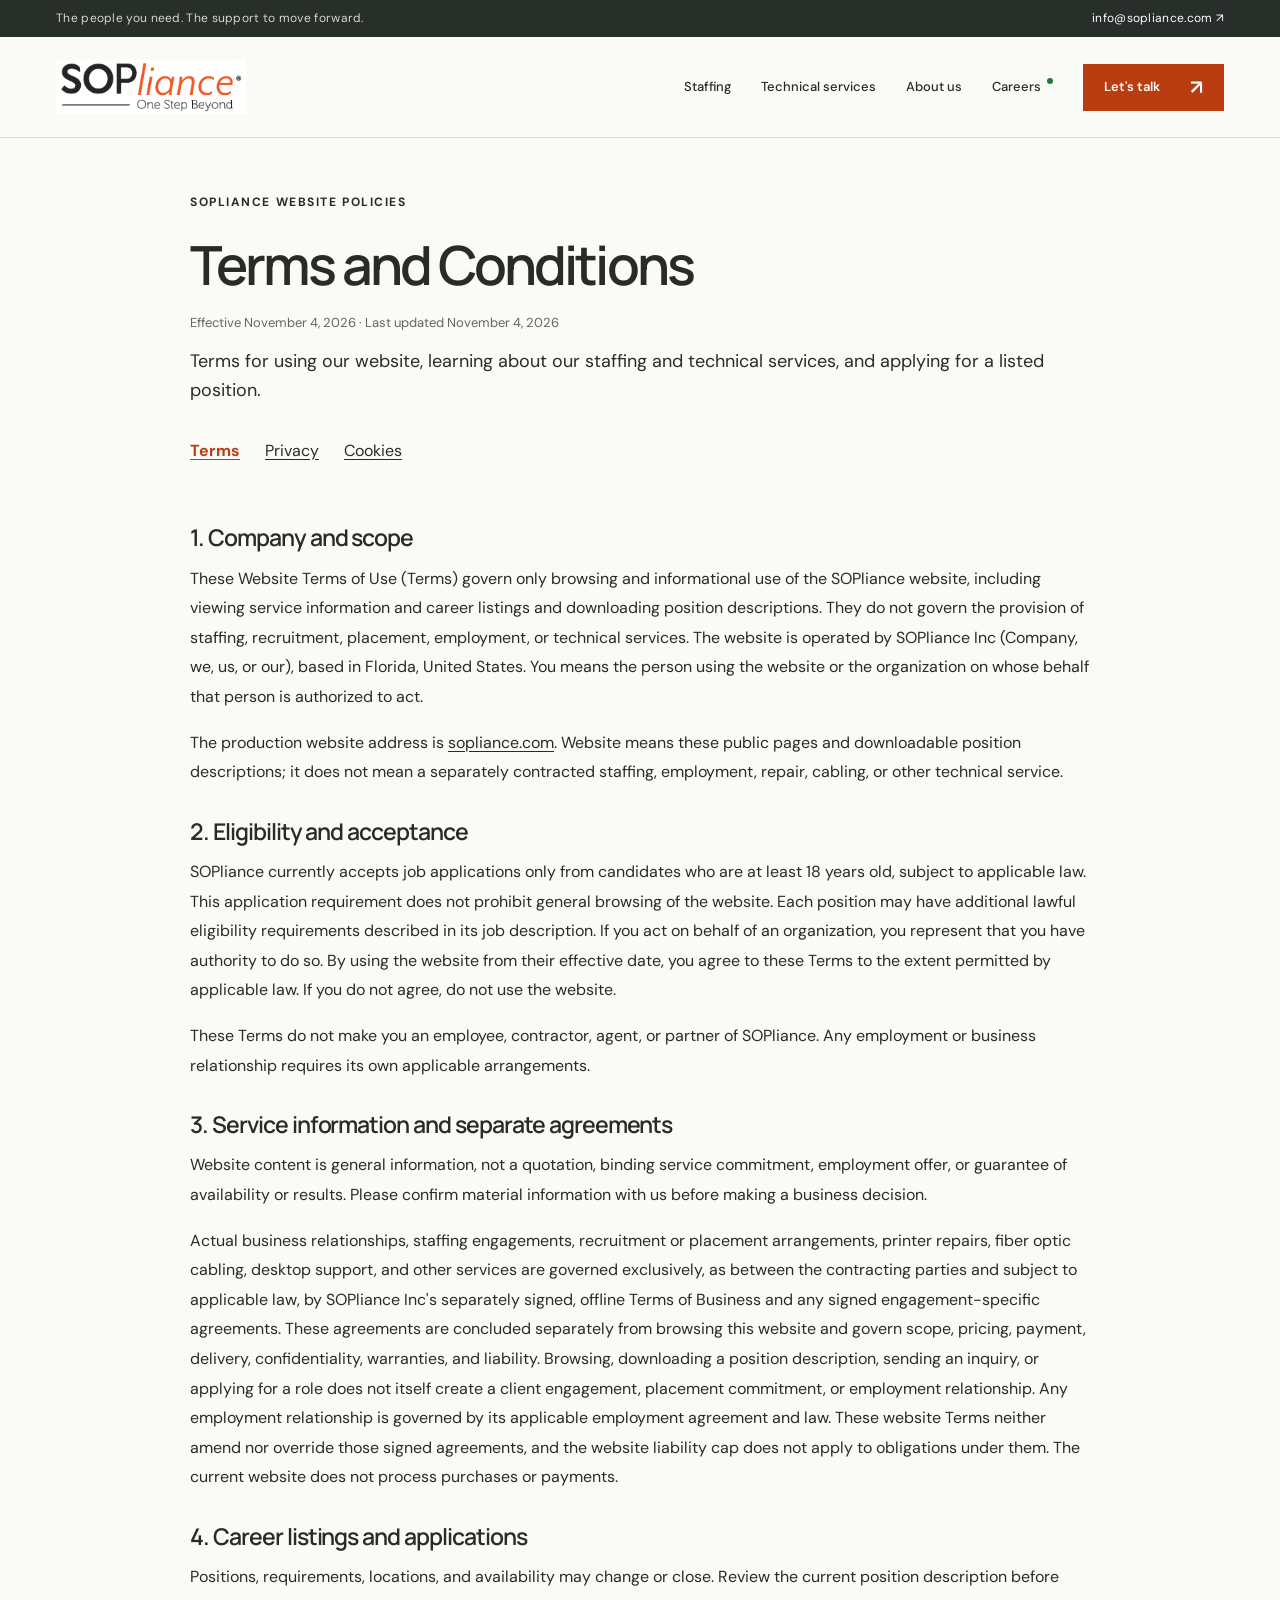
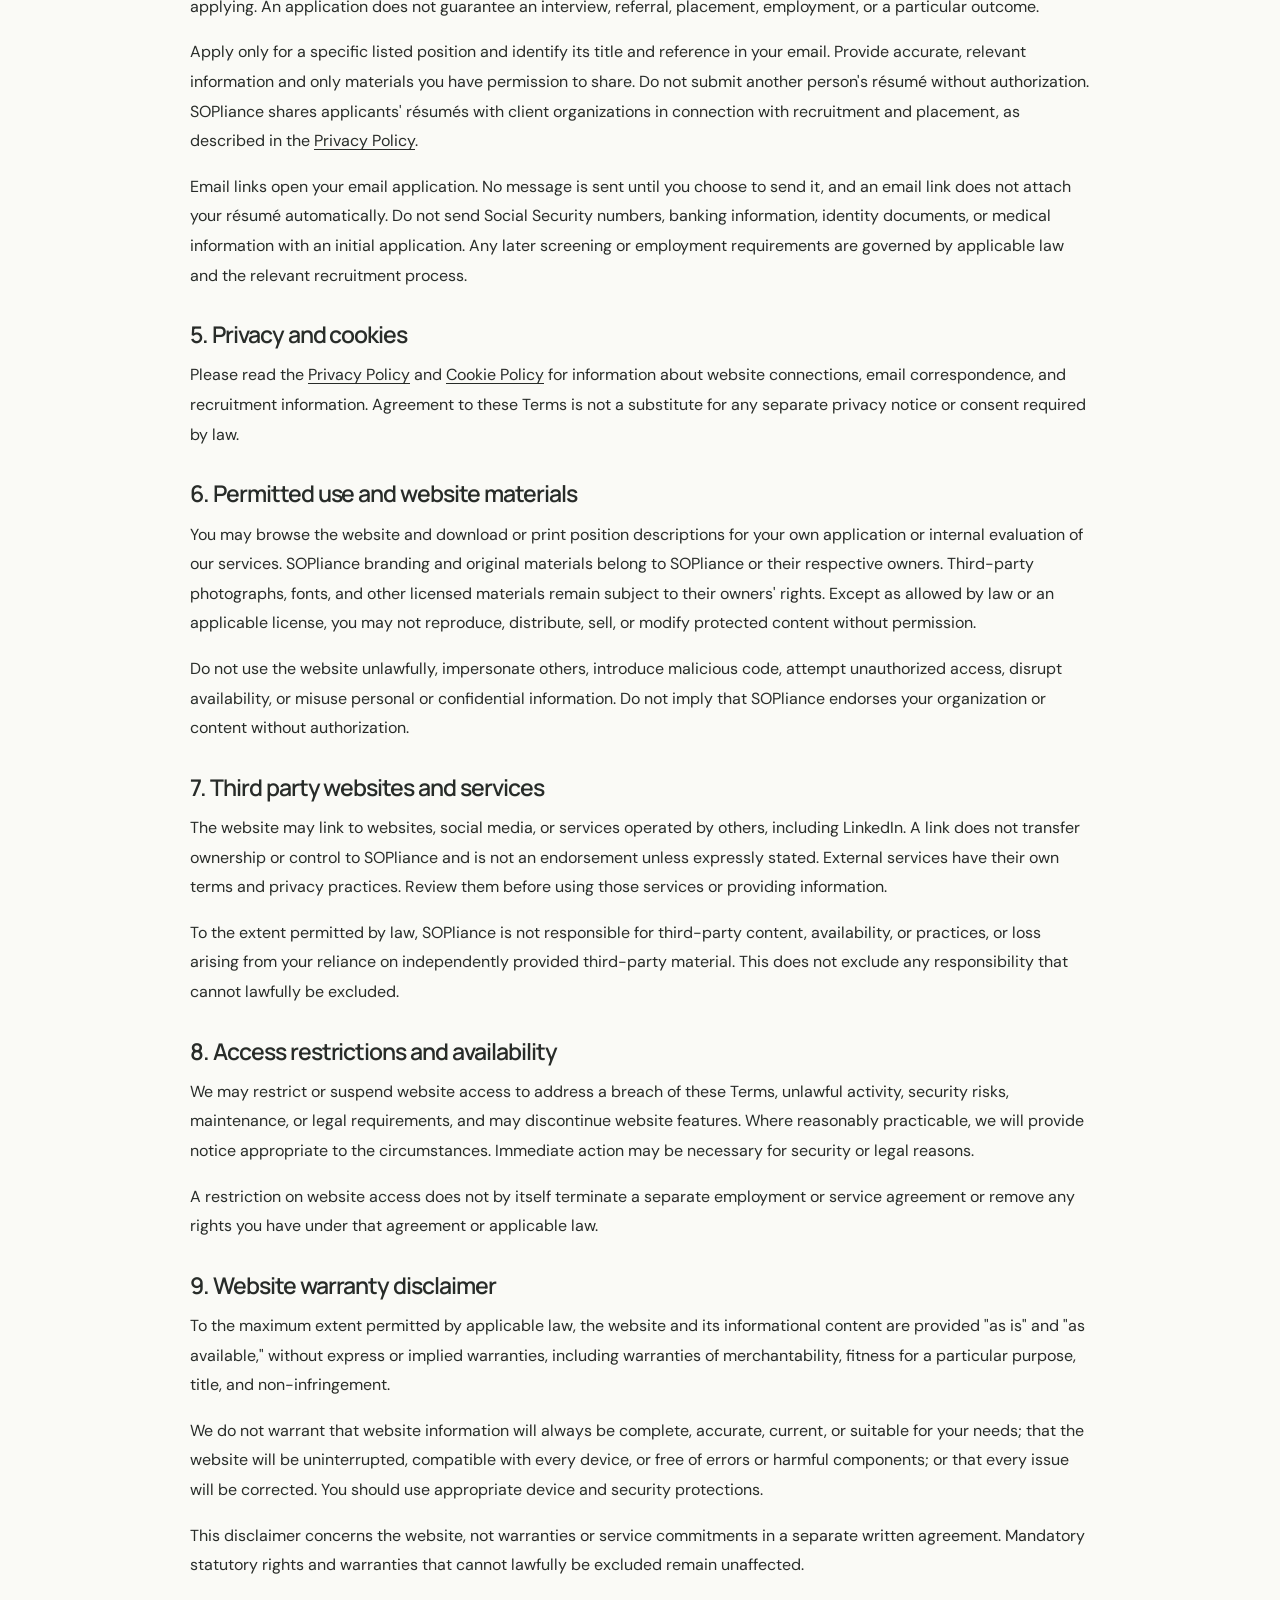
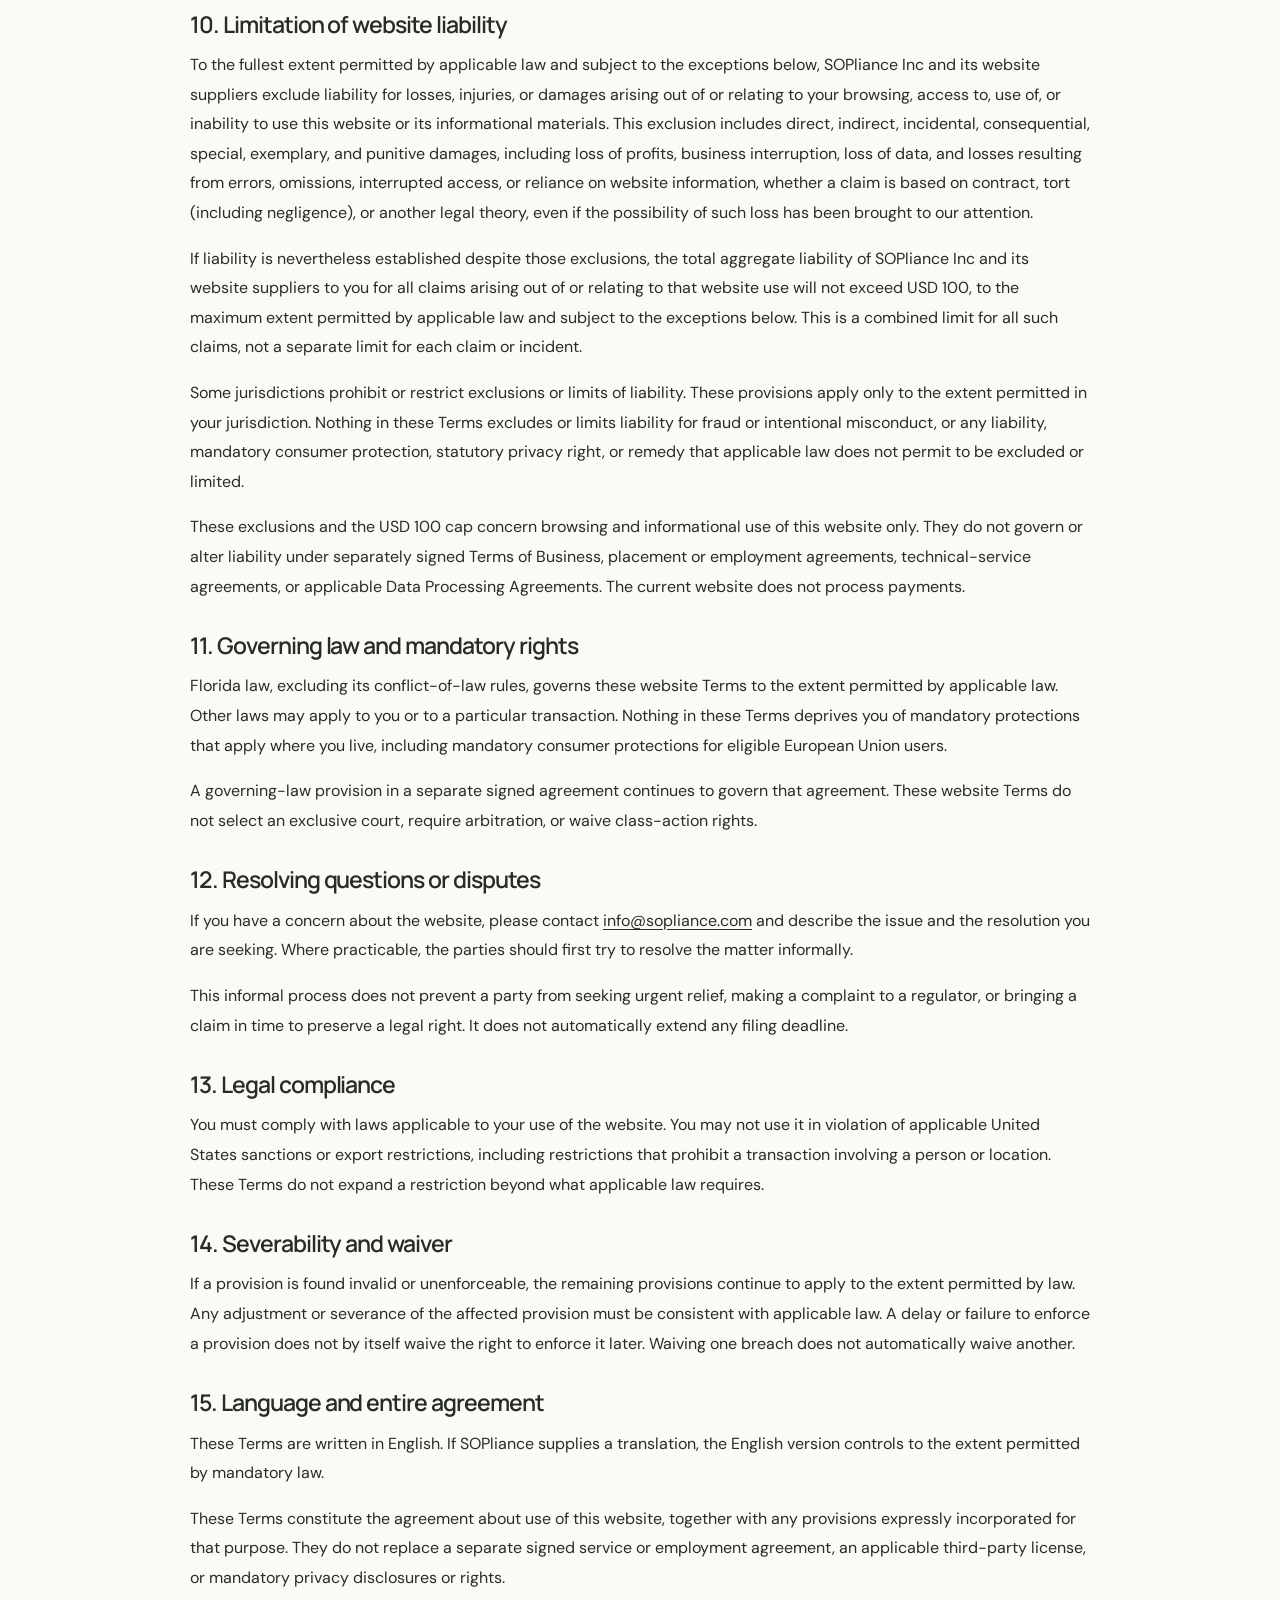
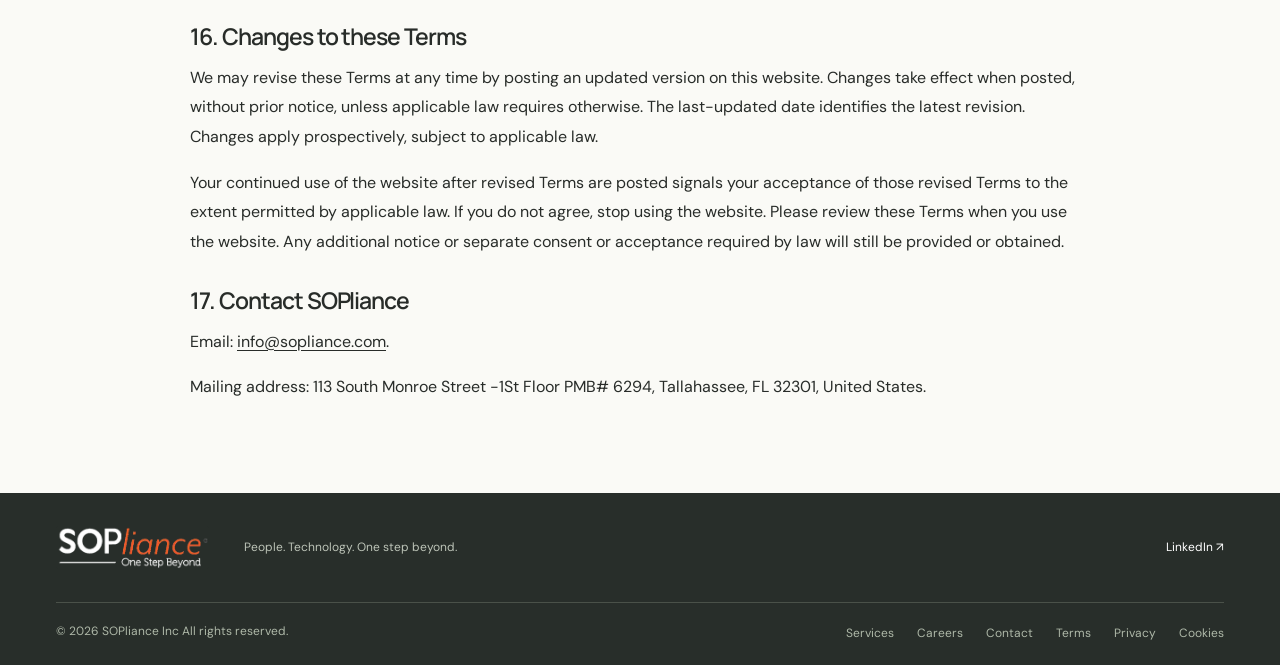
<file: terms.html>
<!doctype html>
<html lang="en"><head><meta charset="utf-8"><meta name="viewport" content="width=device-width, initial-scale=1"><meta name="robots" content="noindex, nofollow"><meta name="description" content="Draft terms and conditions for the SOPliance website, staffing and technical service information, and role-specific career applications."><title>Terms and Conditions | SOPliance</title><link rel="stylesheet" href="styles.css"><script src="site.js" defer></script><link rel="icon" type="image/png" href="assets/favicon.png?v=3"></head><body><a class="skip" href="#main">Skip to content</a><div class="topline"><div class="wrap">The people you need. The support to move forward.<a href="mailto:info@sopliance.com">info@sopliance.com ↗</a></div></div><header class="header"><div class="wrap nav"><a class="brand" href="index.html" aria-label="SOPliance home"><img src="assets/logo-header.png" width="214" height="60" alt="SOPliance — One Step Beyond"></a><button class="menu-toggle" aria-expanded="false" aria-controls="navigation">Menu ☰</button><nav id="navigation" aria-label="Main navigation"><a href="index.html#staffing">Staffing</a><a href="index.html#services">Technical services</a><a href="index.html#about">About us</a><a href="joinus.html">Careers <span class="nav-dot" aria-hidden="true"></span></a><a class="button small" href="mailto:info@sopliance.com">Let's talk <span aria-hidden="true">↗</span></a></nav></div></header>
<main id="main" class="wrap policy"><p class="eyebrow">SOPLIANCE WEBSITE POLICIES</p><h1>Terms and Conditions</h1><p class="policy-date">Effective November 4, 2026 · Last updated November 4, 2026</p><p class="policy-intro">Terms for using our website, learning about our staffing and technical services, and applying for a listed position.</p><nav class="policy-nav" aria-label="Policies"><a href="terms.html" aria-current="page">Terms</a><a href="privacy.html">Privacy</a><a href="cookies.html">Cookies</a></nav><section id="terms-section-1"><h2>1. Company and scope</h2><p>These Website Terms of Use (Terms) govern only browsing and informational use of the SOPliance website, including viewing service information and career listings and downloading position descriptions. They do not govern the provision of staffing, recruitment, placement, employment, or technical services. The website is operated by SOPliance Inc (Company, we, us, or our), based in Florida, United States. You means the person using the website or the organization on whose behalf that person is authorized to act.</p><p>The production website address is <a href="https://sopliance.com/">sopliance.com</a>. Website means these public pages and downloadable position descriptions; it does not mean a separately contracted staffing, employment, repair, cabling, or other technical service.</p></section><section id="terms-section-2"><h2>2. Eligibility and acceptance</h2><p>SOPliance currently accepts job applications only from candidates who are at least 18 years old, subject to applicable law. This application requirement does not prohibit general browsing of the website. Each position may have additional lawful eligibility requirements described in its job description. If you act on behalf of an organization, you represent that you have authority to do so. By using the website from their effective date, you agree to these Terms to the extent permitted by applicable law. If you do not agree, do not use the website.</p><p>These Terms do not make you an employee, contractor, agent, or partner of SOPliance. Any employment or business relationship requires its own applicable arrangements.</p></section><section id="terms-section-3"><h2>3. Service information and separate agreements</h2><p>Website content is general information, not a quotation, binding service commitment, employment offer, or guarantee of availability or results. Please confirm material information with us before making a business decision.</p><p>Actual business relationships, staffing engagements, recruitment or placement arrangements, printer repairs, fiber optic cabling, desktop support, and other services are governed exclusively, as between the contracting parties and subject to applicable law, by SOPliance Inc's separately signed, offline Terms of Business and any signed engagement-specific agreements. These agreements are concluded separately from browsing this website and govern scope, pricing, payment, delivery, confidentiality, warranties, and liability. Browsing, downloading a position description, sending an inquiry, or applying for a role does not itself create a client engagement, placement commitment, or employment relationship. Any employment relationship is governed by its applicable employment agreement and law. These website Terms neither amend nor override those signed agreements, and the website liability cap does not apply to obligations under them. The current website does not process purchases or payments.</p></section><section id="terms-section-4"><h2>4. Career listings and applications</h2><p>Positions, requirements, locations, and availability may change or close. Review the current position description before applying. An application does not guarantee an interview, referral, placement, employment, or a particular outcome.</p><p>Apply only for a specific listed position and identify its title and reference in your email. Provide accurate, relevant information and only materials you have permission to share. Do not submit another person's résumé without authorization. SOPliance shares applicants' résumés with client organizations in connection with recruitment and placement, as described in the <a href="privacy.html">Privacy Policy</a>.</p><p>Email links open your email application. No message is sent until you choose to send it, and an email link does not attach your résumé automatically. Do not send Social Security numbers, banking information, identity documents, or medical information with an initial application. Any later screening or employment requirements are governed by applicable law and the relevant recruitment process.</p></section><section id="terms-section-5"><h2>5. Privacy and cookies</h2><p>Please read the <a href="privacy.html">Privacy Policy</a> and <a href="cookies.html">Cookie Policy</a> for information about website connections, email correspondence, and recruitment information. Agreement to these Terms is not a substitute for any separate privacy notice or consent required by law.</p></section><section id="terms-section-6"><h2>6. Permitted use and website materials</h2><p>You may browse the website and download or print position descriptions for your own application or internal evaluation of our services. SOPliance branding and original materials belong to SOPliance or their respective owners. Third-party photographs, fonts, and other licensed materials remain subject to their owners' rights. Except as allowed by law or an applicable license, you may not reproduce, distribute, sell, or modify protected content without permission.</p><p>Do not use the website unlawfully, impersonate others, introduce malicious code, attempt unauthorized access, disrupt availability, or misuse personal or confidential information. Do not imply that SOPliance endorses your organization or content without authorization.</p></section><section id="terms-section-7"><h2>7. Third party websites and services</h2><p>The website may link to websites, social media, or services operated by others, including LinkedIn. A link does not transfer ownership or control to SOPliance and is not an endorsement unless expressly stated. External services have their own terms and privacy practices. Review them before using those services or providing information.</p><p>To the extent permitted by law, SOPliance is not responsible for third-party content, availability, or practices, or loss arising from your reliance on independently provided third-party material. This does not exclude any responsibility that cannot lawfully be excluded.</p></section><section id="terms-section-8"><h2>8. Access restrictions and availability</h2><p>We may restrict or suspend website access to address a breach of these Terms, unlawful activity, security risks, maintenance, or legal requirements, and may discontinue website features. Where reasonably practicable, we will provide notice appropriate to the circumstances. Immediate action may be necessary for security or legal reasons.</p><p>A restriction on website access does not by itself terminate a separate employment or service agreement or remove any rights you have under that agreement or applicable law.</p></section><section id="terms-section-9"><h2>9. Website warranty disclaimer</h2><p>To the maximum extent permitted by applicable law, the website and its informational content are provided "as is" and "as available," without express or implied warranties, including warranties of merchantability, fitness for a particular purpose, title, and non-infringement.</p><p>We do not warrant that website information will always be complete, accurate, current, or suitable for your needs; that the website will be uninterrupted, compatible with every device, or free of errors or harmful components; or that every issue will be corrected. You should use appropriate device and security protections.</p><p>This disclaimer concerns the website, not warranties or service commitments in a separate written agreement. Mandatory statutory rights and warranties that cannot lawfully be excluded remain unaffected.</p></section><section id="terms-section-10"><h2>10. Limitation of website liability</h2><p>To the fullest extent permitted by applicable law and subject to the exceptions below, SOPliance Inc and its website suppliers exclude liability for losses, injuries, or damages arising out of or relating to your browsing, access to, use of, or inability to use this website or its informational materials. This exclusion includes direct, indirect, incidental, consequential, special, exemplary, and punitive damages, including loss of profits, business interruption, loss of data, and losses resulting from errors, omissions, interrupted access, or reliance on website information, whether a claim is based on contract, tort (including negligence), or another legal theory, even if the possibility of such loss has been brought to our attention.</p><p>If liability is nevertheless established despite those exclusions, the total aggregate liability of SOPliance Inc and its website suppliers to you for all claims arising out of or relating to that website use will not exceed USD 100, to the maximum extent permitted by applicable law and subject to the exceptions below. This is a combined limit for all such claims, not a separate limit for each claim or incident.</p><p>Some jurisdictions prohibit or restrict exclusions or limits of liability. These provisions apply only to the extent permitted in your jurisdiction. Nothing in these Terms excludes or limits liability for fraud or intentional misconduct, or any liability, mandatory consumer protection, statutory privacy right, or remedy that applicable law does not permit to be excluded or limited.</p><p>These exclusions and the USD 100 cap concern browsing and informational use of this website only. They do not govern or alter liability under separately signed Terms of Business, placement or employment agreements, technical-service agreements, or applicable Data Processing Agreements. The current website does not process payments.</p></section><section id="terms-section-11"><h2>11. Governing law and mandatory rights</h2><p>Florida law, excluding its conflict-of-law rules, governs these website Terms to the extent permitted by applicable law. Other laws may apply to you or to a particular transaction. Nothing in these Terms deprives you of mandatory protections that apply where you live, including mandatory consumer protections for eligible European Union users.</p><p>A governing-law provision in a separate signed agreement continues to govern that agreement. These website Terms do not select an exclusive court, require arbitration, or waive class-action rights.</p></section><section id="terms-section-12"><h2>12. Resolving questions or disputes</h2><p>If you have a concern about the website, please contact <a href="mailto:info@sopliance.com?subject=Website%20terms%20dispute">info@sopliance.com</a> and describe the issue and the resolution you are seeking. Where practicable, the parties should first try to resolve the matter informally.</p><p>This informal process does not prevent a party from seeking urgent relief, making a complaint to a regulator, or bringing a claim in time to preserve a legal right. It does not automatically extend any filing deadline.</p></section><section id="terms-section-13"><h2>13. Legal compliance</h2><p>You must comply with laws applicable to your use of the website. You may not use it in violation of applicable United States sanctions or export restrictions, including restrictions that prohibit a transaction involving a person or location. These Terms do not expand a restriction beyond what applicable law requires.</p></section><section id="terms-section-14"><h2>14. Severability and waiver</h2><p>If a provision is found invalid or unenforceable, the remaining provisions continue to apply to the extent permitted by law. Any adjustment or severance of the affected provision must be consistent with applicable law. A delay or failure to enforce a provision does not by itself waive the right to enforce it later. Waiving one breach does not automatically waive another.</p></section><section id="terms-section-15"><h2>15. Language and entire agreement</h2><p>These Terms are written in English. If SOPliance supplies a translation, the English version controls to the extent permitted by mandatory law.</p><p>These Terms constitute the agreement about use of this website, together with any provisions expressly incorporated for that purpose. They do not replace a separate signed service or employment agreement, an applicable third-party license, or mandatory privacy disclosures or rights.</p></section><section id="terms-section-16"><h2>16. Changes to these Terms</h2><p>We may revise these Terms at any time by posting an updated version on this website. Changes take effect when posted, without prior notice, unless applicable law requires otherwise. The last-updated date identifies the latest revision. Changes apply prospectively, subject to applicable law.</p><p>Your continued use of the website after revised Terms are posted signals your acceptance of those revised Terms to the extent permitted by applicable law. If you do not agree, stop using the website. Please review these Terms when you use the website. Any additional notice or separate consent or acceptance required by law will still be provided or obtained.</p></section><section id="terms-section-17"><h2>17. Contact SOPliance</h2><p>Email: <a href="mailto:info@sopliance.com?subject=Website%20terms%20question">info@sopliance.com</a>.</p><p>Mailing address: 113 South Monroe Street -1St Floor PMB# 6294, Tallahassee, FL 32301, United States.</p></section></main><footer><div class="wrap footer-top"><a class="brand" href="index.html"><img src="assets/logo.webp" width="171" height="48" alt="SOPliance — One Step Beyond"></a><p>People. Technology. One step beyond.</p><a href="https://www.linkedin.com/company/sopliance-inc" target="_blank" rel="noopener noreferrer">LinkedIn ↗</a></div><div class="wrap footer-bottom"><span>© <span data-year>2026</span> SOPliance Inc All rights reserved.</span><div><a href="index.html#services">Services</a><a href="joinus.html">Careers</a><a href="mailto:info@sopliance.com">Contact</a><a href="terms.html">Terms</a><a href="privacy.html">Privacy</a><a href="cookies.html">Cookies</a></div></div></footer></body></html>
</file>
<file: styles.css>
@import url('https://fonts.googleapis.com/css2?family=DM+Sans:wght@400;500;600;700&family=Manrope:wght@400;500;600;700;800&display=swap');
:root{--ink:#282c29;--muted:#626861;--paper:#fafaf6;--orange:#ba3d12;--green:#237a38;--brand-orange:#ed5924;--brand-green:#2dae4c;--line:#dddfd7;--dark:#282e2a}*{box-sizing:border-box}html{scroll-behavior:smooth;scroll-padding-top:80px}body{margin:0;background:var(--paper);color:var(--ink);font:16px/1.6 'DM Sans',sans-serif}a{color:inherit;text-decoration:none}button,input{font:inherit}a:focus-visible,button:focus-visible,input:focus-visible{outline:3px solid #282c29;outline-offset:3px;box-shadow:0 0 0 3px #fff}h1,h2,h3,p{margin-top:0}h1,h2,h3{font-family:Manrope,sans-serif;letter-spacing:-.045em}h2{font-size:clamp(30px,3vw,42px);line-height:1.23;font-weight:600}h3{font-size:21px;line-height:1.4}em{font-style:normal;color:var(--orange)}.wrap{width:min(1280px,calc(100% - 112px));margin-inline:auto}.topline{background:var(--dark);color:#d3d8d1;font-size:12px;letter-spacing:.025em}.topline .wrap{display:flex;justify-content:space-between;padding-block:9px}.topline a{color:#fff}.header{background:var(--paper);border-bottom:1px solid var(--line)}.nav{display:flex;align-items:center;justify-content:space-between;min-height:100px}.brand{display:flex;align-items:center;background:var(--dark);padding:8px 12px;border-radius:2px}.brand img{object-fit:contain;width:153px;height:43px}.nav nav{display:flex;align-items:center;gap:30px;font-size:13px;font-weight:500}.nav nav>a:not(.button):hover{color:var(--orange)}.nav-dot{display:inline-block;width:6px;height:6px;border-radius:50%;background:var(--green);margin:0 0 7px 3px}.button{display:inline-flex;align-items:center;justify-content:space-between;gap:30px;background:var(--orange);color:white;padding:16px 23px;font-size:13px;font-weight:600;border:1px solid var(--orange);transition:background .2s,transform .2s}.button:hover{background:#cf4616;transform:translateY(-2px)}.button span,.text-link span{font-size:20px;line-height:1}.button.small{padding:12px 20px}.menu-toggle{display:none}.hero{display:grid;grid-template-columns:1.12fr 1fr;gap:35px;padding-top:66px;padding-bottom:74px;align-items:center}.eyebrow{font-size:12px;letter-spacing:.13em;font-weight:700;margin-bottom:23px;display:flex;align-items:center;gap:10px}.green-line{height:2px;width:25px;background:var(--green)}h1{font-size:clamp(42px,4.4vw,66px);line-height:1.11;font-weight:600;margin-bottom:27px;letter-spacing:-.055em}.intro{max-width:510px;font-size:15px;line-height:1.8;color:var(--muted);margin-bottom:30px}.actions{display:flex;align-items:center;gap:25px}.text-link{display:inline-flex;gap:20px;align-items:center;font-size:12px;font-weight:600;border-bottom:1px solid var(--ink);padding:8px 0}.hero-foot{border-top:1px solid var(--line);margin-top:37px;padding-top:19px;display:flex;align-items:center;gap:9px;font-size:12px;color:var(--muted)}.signal{width:7px;height:7px;border-radius:50%;background:var(--green);display:inline-block;flex-shrink:0}.hero-visual{position:relative;min-height:510px;background:var(--dark)}.hero-visual>img{position:absolute;width:100%;height:100%;object-fit:cover;object-position:60% center;filter:saturate(.85)}.visual-shade{position:absolute;inset:0;background:linear-gradient(180deg,rgba(13,26,20,.15) 20%,rgba(13,26,20,.85) 100%)}.visual-label{position:absolute;top:25px;left:25px;display:flex;align-items:center;gap:8px;font-size:12px;letter-spacing:.12em;color:white}.visual-caption{position:absolute;bottom:62px;left:30px;display:flex;gap:16px;color:white}.visual-caption>span{font-size:12px;padding-top:6px;color:#b9c5bc}.visual-caption p{font-size:24px;line-height:1.35;letter-spacing:-.02em}.floating-note{position:absolute;right:28px;bottom:-23px;background:white;box-shadow:0 9px 24px #26302612;display:flex;gap:15px;align-items:center;padding:20px 24px}.note-icon{font-size:30px;color:var(--green)}.floating-note strong{display:block;font-size:12px}.floating-note div>span{font-size:12px;color:var(--muted)}.corner{position:absolute;width:40px;height:40px}.corner.orange{background:var(--brand-orange);bottom:0;left:0}.corner.green{background:var(--brand-green);bottom:40px;left:-17px;width:17px;height:25px}.service-strip{border-top:1px solid var(--line);border-bottom:1px solid var(--line);background:#f1f2ec}.service-strip .wrap{display:grid;grid-template-columns:1.2fr 1fr 1fr 1fr;align-items:center}.service-strip span{font-size:12px;color:var(--muted)}.service-strip a{font-size:12px;padding:22px 24px;border-left:1px solid var(--line);display:flex;justify-content:space-between;gap:10px}.service-strip b{font-weight:400;color:var(--orange)}.section{padding-block:87px 95px}.section-head{display:flex;justify-content:space-between;gap:40px;margin-bottom:38px}.section-head .eyebrow{color:var(--muted);margin-bottom:16px}.section-head h2{margin-bottom:0}.section-head>p{max-width:310px;color:var(--muted);font-size:13px;padding-top:38px}.service-grid{display:grid;grid-template-columns:repeat(4,1fr);border:1px solid var(--line)}.service-card{padding:26px 24px;display:flex;flex-direction:column;scroll-margin-top:20px}.service-card+.service-card{border-left:1px solid var(--line)}.card-top{display:flex;align-items:center;justify-content:space-between;margin-bottom:27px;color:var(--muted);font-size:12px}.service-icon{color:var(--orange);font-size:32px;line-height:1}.service-card h3{font-size:19px;letter-spacing:-.035em;margin-bottom:14px}.service-card p{font-size:12px;color:var(--muted);line-height:1.8}.service-card ul{list-style:none;padding:0;margin:8px 0 25px;font-size:12px;line-height:2.2}.service-card li:before{content:'+';color:var(--green);margin-right:9px}.service-card>a{margin-top:auto;font-size:12px;font-weight:600;border-top:1px solid var(--line);padding-top:17px;display:flex;justify-content:space-between;gap:10px}.service-card>a span{color:var(--orange)}.service-card:hover{background:#f1f2eb}.about{background:var(--dark);color:var(--paper);padding-block:76px}.about-grid{display:grid;grid-template-columns:1fr .8fr;gap:110px}.about .eyebrow{color:#a5b8a5}.about h2{font-size:38px}.about h2 em{color:#8ac990}.about-intro{font-size:13px;color:#c1c9bf;max-width:495px;line-height:1.9}.light{color:var(--paper);border-color:#778373;margin-top:12px}.steps article{display:flex;gap:24px;border-bottom:1px solid #4a5149;padding:20px 0}.steps article:first-child{padding-top:3px}.steps article>span{font-size:12px;color:#91c793;padding-top:4px}.steps h3{font-size:19px;margin-bottom:7px}.steps p{font-size:12px;color:#bdc7ba;margin-bottom:0}.career-band{padding-block:68px;display:flex;align-items:center;gap:35px}.career-mark{font-size:76px;color:var(--orange);background:transparent;width:130px;height:150px;display:grid;place-items:center;flex-shrink:0}.career-band .eyebrow{color:var(--muted);margin-bottom:12px}.career-band h2{font-size:32px;margin-bottom:12px}.career-band p:not(.eyebrow){font-size:13px;color:var(--muted);margin:0}.outline{margin-left:auto;background:transparent;border-color:var(--ink);color:var(--ink)}.outline:hover{background:var(--dark);color:#fff}.contact{padding:58px 55px;background:#eeeae1;display:flex;justify-content:space-between;align-items:center;gap:30px;margin-bottom:77px;border-left:4px solid var(--orange)}.contact .eyebrow{margin-bottom:14px;color:var(--muted)}.contact h2{font-size:40px;margin-bottom:20px}.contact p:not(.eyebrow){font-size:13px;color:var(--muted);margin:0}.contact-actions{display:flex;flex-direction:column;align-items:center;gap:14px}.email{font-size:12px;text-decoration:underline;text-underline-offset:4px}footer{background:var(--dark);color:white}.footer-top{display:flex;align-items:center;gap:35px;padding-block:33px}.footer-top .brand{padding:0}.footer-top p{font-size:12px;color:#bdc4b8;margin:0}.footer-top>a:last-child{margin-left:auto;font-size:12px}.footer-bottom{border-top:1px solid #4a5149;padding-block:19px;display:flex;justify-content:space-between;color:#aeb8a8;font-size:12px}.footer-bottom div{display:flex;gap:23px}.skip{position:absolute;left:10px;top:-100px;padding:12px;background:white;z-index:10}.skip:focus{top:10px}.careers-hero{padding-block:65px 55px;display:grid;grid-template-columns:1.3fr .7fr;gap:80px;align-items:center}.careers-hero h1{font-size:60px}.careers-hero p:not(.eyebrow){color:var(--muted);font-size:15px;max-width:620px}.career-aside{border-left:2px solid var(--green);padding:24px;background:#edf0e7}.career-aside strong{font-family:Manrope,sans-serif;font-size:25px;letter-spacing:-.03em}.career-aside p{margin:10px 0 0;font-size:12px!important}.jobs-section{padding-block:45px 70px;border-top:1px solid var(--line)}.jobs-heading{display:flex;justify-content:space-between;align-items:center;gap:20px}.jobs-heading h2{font-size:32px;margin-bottom:8px}.jobs-count{font-size:12px;color:var(--muted)}.job-search{display:block;margin-block:25px;font-size:12px;font-weight:600}.job-search input{display:block;margin-top:9px;padding:15px 18px;border:1px solid #7a8175;background:white;width:100%;color:var(--ink)}.job-row{display:flex;align-items:center;justify-content:space-between;gap:20px;border-bottom:1px solid var(--line);padding:25px 0}.job-row h3{margin:0 0 5px;font-size:21px}.job-row p{margin:0;font-size:12px;color:var(--muted)}.job-row>div:last-child{display:flex;align-items:center;gap:24px}.job-row a{font-size:12px;font-weight:600}.job-row .apply-link{color:#be4215}.empty-state{padding:50px 35px;background:#eef1e8;border-left:3px solid var(--green)}.empty-state h3{font-size:25px;margin-bottom:12px}.empty-state p{max-width:650px;font-size:14px;color:var(--muted)}.empty-state a{text-decoration:underline;text-underline-offset:4px}.job-help{font-size:12px;color:var(--muted);margin-top:25px}.status-message{font-size:14px;color:var(--muted)}[hidden]{display:none!important}
@media(min-width:1550px){.hero{gap:65px}.hero-visual{min-height:550px}}
@media(max-width:1100px){.wrap{width:calc(100% - 64px)}.nav nav{gap:18px}.hero{gap:25px}.hero-visual{min-height:470px}h1{font-size:48px}.actions{gap:15px;flex-wrap:wrap}.service-grid{grid-template-columns:repeat(2,1fr)}.service-card:nth-child(3){border-left:0}.service-card:nth-child(n+3){border-top:1px solid var(--line)}.service-card p{max-width:330px}.about-grid{gap:55px}.service-strip a{padding-inline:14px}.service-strip .wrap{grid-template-columns:1fr 1fr 1fr}.service-strip .wrap>span{display:none}.careers-hero{gap:35px}.careers-hero h1{font-size:50px}}
@media(max-width:900px){html{scroll-padding-top:20px}.wrap{width:calc(100% - 40px)}.topline .wrap{justify-content:center;font-size:12px}.topline .wrap>a{display:none}.nav{min-height:82px;flex-wrap:wrap}.brand img{width:130px;height:37px}.menu-toggle{display:block;border:1px solid var(--line);background:none;padding:7px 12px;font-size:12px}.nav nav{display:none;width:100%;flex-direction:column;align-items:stretch;padding-block:20px;gap:0}.nav nav.is-open{display:flex}.nav nav>a{padding:13px 0}.nav nav>.button{padding:13px 18px}.hero{grid-template-columns:1fr;padding-top:35px;padding-bottom:55px;gap:36px}.hero .eyebrow{font-size:12px}.hero h1{font-size:clamp(38px,8.7vw,62px)}.intro{font-size:14px}.hero-foot{margin-top:25px}.hero-visual{min-height:400px}.floating-note{right:18px;padding:15px 20px}.service-strip .wrap{display:flex;flex-direction:column;align-items:stretch}.service-strip a{border-left:0;border-bottom:1px solid var(--line);padding:14px 0}.service-strip a:last-child{border-bottom:0}.section{padding-block:55px}.section-head{flex-direction:column;gap:17px;margin-bottom:25px}.section-head h2{font-size:29px}.section-head>p{padding:0;margin:0;max-width:450px}.service-grid{grid-template-columns:1fr}.service-card+.service-card{border-left:0;border-top:1px solid var(--line)}.service-card{padding:25px}.card-top{margin-bottom:20px}.service-card p{max-width:none}.about{padding-block:50px}.about-grid{grid-template-columns:1fr;gap:35px}.about h2{font-size:31px}.career-band{flex-wrap:wrap;gap:20px;padding-block:45px}.career-mark{width:65px;height:85px;font-size:48px}.career-band>div:nth-child(2){flex:1}.career-band h2{font-size:26px}.career-band .eyebrow{font-size:12px}.career-band .outline{margin-left:85px}.contact{padding:30px 24px;flex-direction:column;align-items:flex-start;margin-bottom:45px}.contact h2{font-size:32px}.contact-actions{align-items:flex-start}.footer-top{flex-wrap:wrap;gap:20px}.footer-top p{order:3;width:100%}.footer-bottom{gap:20px;flex-direction:column}.careers-hero{grid-template-columns:1fr;gap:20px;padding-block:40px}.careers-hero h1{font-size:43px}.career-aside{padding:20px}.career-aside strong{font-size:21px}.jobs-heading{align-items:flex-start;flex-direction:column;gap:8px}.job-row{align-items:flex-start;flex-direction:column;gap:12px}.job-row>div:last-child{gap:28px}.empty-state{padding:30px 23px}.empty-state h3{font-size:23px}}
@media(prefers-reduced-motion:reduce){html{scroll-behavior:auto}*{transition:none!important}}


/* Solid surfaces keep image text readable regardless of the photograph. */
.visual-label{background:var(--dark);padding:8px 10px;right:25px;width:fit-content;max-width:calc(100% - 50px)}
.visual-caption{background:var(--dark);padding:16px;right:25px;left:25px;width:fit-content;max-width:calc(100% - 50px)}
.visual-caption p{margin:0}.visual-caption>span{color:#c1c9bf}
.menu-toggle{color:var(--ink);border-color:#7a8175;min-height:32px}
.job-search input::placeholder{color:var(--muted);opacity:1}
.footer-bottom a,.footer-top>a:last-child,.email{display:inline-flex;align-items:center;min-height:24px}
@media(forced-colors:active){a:focus-visible,button:focus-visible,input:focus-visible{outline:3px solid Highlight;box-shadow:none}.button{border:1px solid ButtonText}}

/* The supplied dark wordmark sits directly on the light header. */
.header .brand{background:transparent;padding:0}
.header .brand img{width:190px;height:auto}
@media(max-width:900px){.header .brand img{width:160px;height:auto}}

.direct-contact{text-align:center}.direct-contact h3{font-family:inherit;font-size:13px;font-weight:600;letter-spacing:normal;margin:0 0 3px;line-height:1.5}
@media(max-width:900px){.direct-contact{text-align:left}}

.policy{max-width:900px;padding-block:55px 75px}.policy h1{font-size:clamp(36px,5vw,54px);margin-bottom:18px}.policy-date{font-size:13px;color:var(--muted)}.policy-intro{font-size:18px}.policy-nav{display:flex;flex-wrap:wrap;gap:25px;padding-block:15px 30px}.policy a{text-decoration:underline;text-underline-offset:3px}.policy-nav [aria-current="page"]{font-weight:700;color:var(--orange)}.policy section{margin-top:30px}.policy h2{font-size:23px;margin-bottom:12px}.policy section p{font-size:16px;line-height:1.85;color:var(--ink)}.footer-bottom{gap:20px;flex-wrap:wrap}.footer-bottom div{flex-wrap:wrap;gap:12px 23px}
</file>
